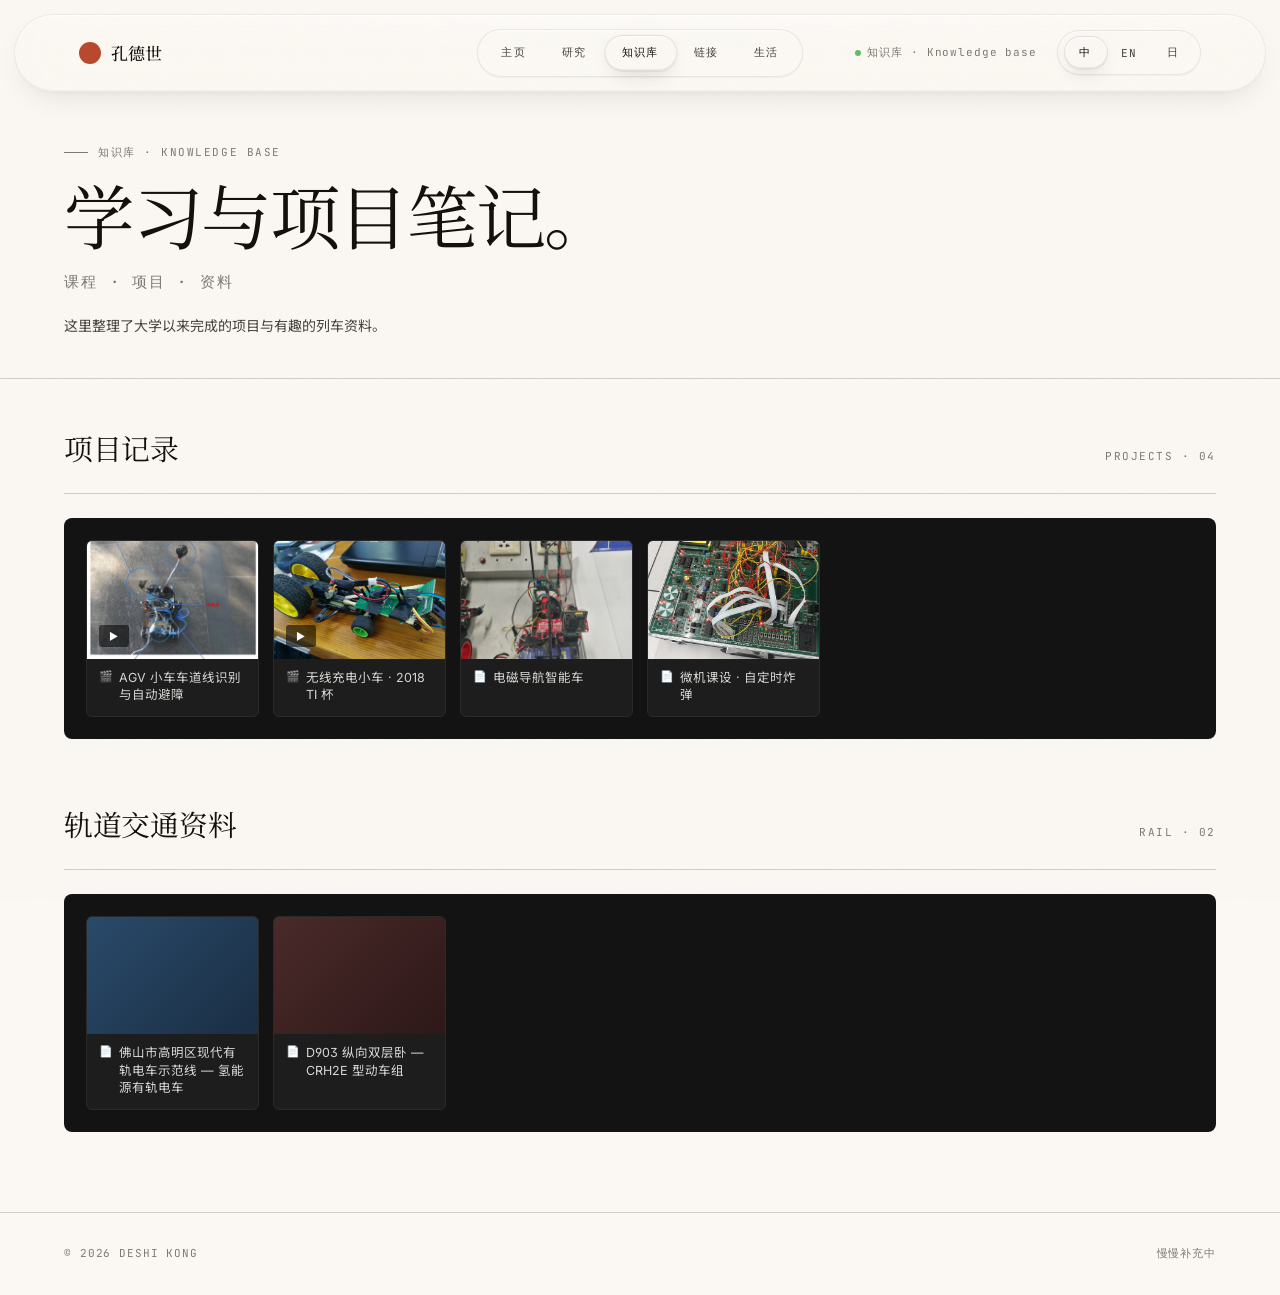
<file: database.html>
<!DOCTYPE html>
<html lang="zh-CN">
<head>
<meta charset="UTF-8">
<meta name="viewport" content="width=device-width, initial-scale=1">
<script src="assets/i18n.js?v=15"></script>
<style>html:not(.i18n-ready) [data-i18n]{visibility:hidden}</style>
<title>KONG · 知识库</title>
<link rel="shortcut icon" href="assets/favicon.ico">
<link rel="stylesheet" href="assets/style.css?v=14">
<style>
  .page-head { padding: calc(72px + 4rem) var(--edge) 2.5rem; max-width: 1440px; margin: 0 auto; border-bottom: 1px solid var(--rule); }
  .page-head .eyebrow { font-family: var(--mono); font-size: 11px; letter-spacing: 0.14em; text-transform: uppercase; color: var(--ink-3); margin-bottom: 1.2rem; }
  .page-head h1 { font-family: var(--display); font-weight: 400; font-size: clamp(2.5rem, 5.5vw, 4.5rem); line-height: 1.1; letter-spacing: -0.02em; max-width: 22ch; }
  .page-head h1 .cn { display: block; font-family: var(--mono); font-size: 0.22em; font-weight: 400; letter-spacing: 0.14em; color: var(--ink-3); text-transform: uppercase; margin-top: 1em; }
  .page-head .lede { margin-top: 1.5rem; font-family: var(--sans); font-size: 14px; color: var(--ink-2); max-width: none; line-height: 1.7; }

  .sec { max-width: 1440px; margin: 0 auto; padding: 3rem var(--edge) 1rem; }
  .sec-head { display: flex; align-items: baseline; justify-content: space-between; gap: 1rem; padding-bottom: 1.25rem; border-bottom: 1px solid var(--rule); margin-bottom: 1.5rem; }
  .sec-head h2 { font-family: var(--display); font-weight: 400; font-size: 1.8rem; letter-spacing: -0.01em; }
  .sec-head .n { font-family: var(--mono); font-size: 11px; letter-spacing: 0.14em; text-transform: uppercase; color: var(--ink-3); }

  /* Notion-style card grid */
  .cards { display: grid; grid-template-columns: repeat(6, 1fr); gap: 14px; }
  .card { display: flex; flex-direction: column; background: #1d1d1d; border: 1px solid #2a2a2a; border-radius: 6px; overflow: hidden; text-decoration: none; transition: transform 220ms ease, border-color 220ms ease, box-shadow 220ms ease; cursor: pointer; }
  .card:hover { transform: translateY(-2px); border-color: #3a3a3a; box-shadow: 0 14px 30px -16px rgba(0,0,0,0.4); }
  .card .thumb { aspect-ratio: 16 / 11; background: #2a2a2a center/cover no-repeat; position: relative; }
  .card .thumb.video::after { content: "▶"; position: absolute; left: 12px; bottom: 12px; color: #fff; background: rgba(0,0,0,0.55); padding: 3px 10px; font-size: 10px; border-radius: 3px; letter-spacing: 0.06em; }
  .card .label { padding: 10px 12px 12px; font-family: var(--sans); font-size: 12.5px; line-height: 1.4; color: #d8d6d3; display: flex; gap: 6px; align-items: flex-start; }
  .card .label::before { content: "📄"; flex: none; filter: grayscale(0.4); font-size: 11px; }
  .card .label.vid::before { content: "🎬"; }

  @media (max-width: 1200px) { .cards { grid-template-columns: repeat(4, 1fr); } }
  @media (max-width: 760px) { .cards { grid-template-columns: repeat(2, 1fr); } }

  /* Section "shelf" - dark band wrapping the grid like the screenshot */
  .shelf { background: #131313; border-radius: 8px; padding: 22px; margin-top: 6px; }

  /* ---------- Modal / Lightbox ---------- */
  .modal-veil {
    position: fixed; inset: 0; z-index: 200;
    background: rgba(12, 12, 14, 0.72);
    backdrop-filter: blur(18px) saturate(120%);
    -webkit-backdrop-filter: blur(18px) saturate(120%);
    display: none; align-items: flex-start; justify-content: center;
    padding: 4vh 4vw;
    overflow-y: auto;
    animation: fadein 220ms ease;
  }
  .modal-veil[data-open] { display: flex; }
  @keyframes fadein { from { opacity: 0; } to { opacity: 1; } }

  .modal {
    width: 100%; max-width: 1100px;
    background: var(--paper);
    border: 1px solid var(--rule);
    border-radius: 6px;
    box-shadow: 0 30px 80px -20px rgba(0,0,0,0.5);
    overflow: hidden;
    animation: rise 320ms cubic-bezier(.2,.8,.2,1);
  }
  @keyframes rise { from { transform: translateY(20px); opacity: 0; } to { transform: translateY(0); opacity: 1; } }

  .modal-head {
    display: flex; align-items: center; justify-content: space-between;
    padding: 18px 28px; border-bottom: 1px solid var(--rule);
    position: sticky; top: 0; background: var(--paper); z-index: 2;
  }
  .modal-head .meta { display: flex; flex-direction: column; gap: 4px; }
  .modal-head .eyebrow { font-family: var(--mono); font-size: 10.5px; letter-spacing: 0.16em; text-transform: uppercase; color: var(--ink-3); }
  .modal-head h2 { font-family: var(--display); font-weight: 400; font-size: 1.5rem; letter-spacing: -0.01em; }
  .modal-close {
    background: none; border: 1px solid var(--rule); border-radius: 999px;
    width: 36px; height: 36px; cursor: pointer; font-size: 18px; color: var(--ink-2);
    display: flex; align-items: center; justify-content: center;
    transition: background 180ms ease, color 180ms ease;
  }
  .modal-close:hover { background: var(--ink); color: var(--paper); }

  .modal-body { padding: 28px; display: flex; flex-direction: column; gap: 32px; }

  .doc h3 {
    font-family: var(--display); font-weight: 400; font-size: 1.15rem;
    letter-spacing: -0.005em; color: var(--ink);
    padding-bottom: 8px; border-bottom: 1px solid var(--rule); margin-bottom: 16px;
    display: flex; align-items: baseline; gap: 12px;
  }
  .doc h3 .num { font-family: var(--mono); font-size: 0.7em; color: var(--ink-3); letter-spacing: 0.1em; }
  .doc p { font-family: var(--sans); font-size: 14.5px; line-height: 1.75; color: var(--ink-2); margin-bottom: 12px; max-width: 78ch; }
  .doc .fig { margin: 16px 0; }
  .doc .fig img { width: 100%; height: auto; display: block; border: 1px solid var(--rule); border-radius: 4px; background: #fff; }
  .doc .fig figcaption { margin-top: 10px; font-family: var(--mono); font-size: 11px; color: var(--ink-3); letter-spacing: 0.06em; text-transform: uppercase; }

  .doc .grid-2 { display: grid; grid-template-columns: 1fr 1fr; gap: 14px; }
  .doc .grid-3 { display: grid; grid-template-columns: repeat(3, 1fr); gap: 14px; }
  @media (max-width: 760px) { .doc .grid-2, .doc .grid-3 { grid-template-columns: 1fr; } }

  .doc pre {
    background: #1a1a1a; color: #d8d6d3;
    padding: 14px 18px; border-radius: 4px;
    font-family: var(--mono); font-size: 12.5px; line-height: 1.6;
    overflow-x: auto; margin: 8px 0 16px;
  }
  .doc pre .com { color: #6a8b6a; }
  .doc pre .kw { color: #c98b6a; }
  .doc pre .str { color: #b8a26a; }

  .doc table.spec { width: 100%; border-collapse: collapse; margin: 8px 0 16px; font-family: var(--sans); font-size: 13.5px; }
  .doc table.spec th, .doc table.spec td { padding: 8px 12px; border-bottom: 1px solid var(--rule); text-align: left; }
  .doc table.spec th { font-family: var(--mono); font-size: 11px; letter-spacing: 0.1em; text-transform: uppercase; color: var(--ink-3); }

  /* Collapsible source block */
  .doc details.src { border: 1px solid var(--rule); border-radius: 4px; background: #1a1a1a; overflow: hidden; margin: 8px 0 16px; }
  .doc details.src > summary { list-style: none; cursor: pointer; padding: 12px 16px; display: flex; align-items: center; justify-content: space-between; gap: 12px; font-family: var(--mono); font-size: 11px; letter-spacing: 0.12em; text-transform: uppercase; color: #d8d6d3; background: #1f1f1f; transition: background 160ms ease; }
  .doc details.src > summary::-webkit-details-marker { display: none; }
  .doc details.src > summary:hover { background: #262626; }
  .doc details.src > summary .meta-r { color: #8a8a8a; font-size: 10.5px; }
  .doc details.src > summary .chev { display: inline-block; transition: transform 200ms ease; color: #8a8a8a; }
  .doc details.src[open] > summary .chev { transform: rotate(90deg); }
  .doc details.src pre { margin: 0; border-radius: 0; max-height: 60vh; overflow: auto; font-size: 12px; line-height: 1.55; }
</style>
</head>
<body data-screen-label="04 Database">

<header class="chrome">
  <div class="chrome-inner">
    <a class="wordmark" href="index.html"><span class="mark"></span><span class="name" data-i18n="wordmark.name">孔德世</span></a>
    <nav class="nav">
      <a href="index.html" data-i18n="nav.profile">主页</a>
      <a href="research.html" data-i18n="nav.research">研究</a>
      <a href="database.html" data-i18n="nav.database">知识库</a>
      <a href="links.html" data-i18n="nav.links">链接</a>
      <a href="life.html" data-i18n="nav.life">生活</a>
    </nav>
    <div class="meta">
      <span><span class="dot"></span><span>知识库 · Knowledge base</span></span>
      <span data-langswitch></span>
    </div>
  </div>
</header>

<section class="page-head">
  <div class="eyebrow" data-i18n="db.eyebrow">知识库 · KNOWLEDGE BASE</div>
  <h1>
    <span data-i18n="db.h">学习与项目笔记。</span>
    <span class="cn" data-i18n="db.cn">课程 · 项目 · 资料</span>
  </h1>
  <p class="lede" data-i18n="db.lede">这里整理了大学以来完成的项目与有趣的列车资料。</p>
</section>

<!-- 项目 / Projects -->
<section class="sec">
  <div class="sec-head">
    <h2 data-i18n="db.proj.h">项目记录</h2>
    <span class="n" data-i18n="db.proj.n">PROJECTS · 04</span>
  </div>
  <div class="shelf">
    <div class="cards">
      <a class="card" href="#" data-modal="agv">
        <div class="thumb video" style="background-image: url('assets/agv/labeled.png');"></div>
        <div class="label vid" data-i18n="db.card.agv">AGV 小车车道线识别与自动避障</div>
      </a>
      <a class="card" href="#" data-modal="wireless">
        <div class="thumb video" style="background-image: url('assets/wireless/car-build.jpg'); background-position: center;"></div>
        <div class="label vid" data-i18n="db.card.wireless">无线充电小车 · 2018 TI 杯</div>
      </a>
      <a class="card" href="#" data-modal="emag">
        <div class="thumb" style="background-image: url('assets/emag/car-top.jpg'); background-position: center;"></div>
        <div class="label" data-i18n="db.card.emag">电磁导航智能车</div>
      </a>
      <a class="card" href="#" data-modal="bomb">
        <div class="thumb" style="background-image: url('assets/mcu/board.png'); background-position: center;"></div>
        <div class="label" data-i18n="db.card.bomb">微机课设 · 自定时炸弹</div>
      </a>
    </div>
  </div>
</section>

<!-- 轨道交通资料 / Rail -->
<section class="sec">
  <div class="sec-head">
    <h2 data-i18n="db.rail.h">轨道交通资料</h2>
    <span class="n" data-i18n="db.rail.n">RAIL · 02</span>
  </div>
  <div class="shelf">
    <div class="cards">
      <a class="card" href="#">
        <div class="thumb" style="background-image: linear-gradient(135deg, #2a4a6a, #1a2e44);"></div>
        <div class="label" data-i18n="db.card.rail1">佛山市高明区现代有轨电车示范线 — 氢能源有轨电车</div>
      </a>
      <a class="card" href="#">
        <div class="thumb" style="background-image: linear-gradient(135deg, #4a2a2a, #2e1818);"></div>
        <div class="label" data-i18n="db.card.rail2">D903 纵向双层卧 — CRH2E 型动车组</div>
      </a>
    </div>
  </div>
</section>

<!-- ============ AGV Modal ============ -->
<div class="modal-veil" id="modal-agv" role="dialog" aria-modal="true" aria-labelledby="agv-title">
  <article class="modal">
    <header class="modal-head">
      <div class="meta">
        <span class="eyebrow" data-i18n="agv.eyebrow">PROJECT · 2015–2016</span>
        <h2 id="agv-title" data-i18n="agv.title">AGV 小车 — 车道线识别与自动避障</h2>
      </div>
      <button class="modal-close" aria-label="关闭" data-i18n-attr="aria-label:db.close" data-close>×</button>
    </header>
    <div class="modal-body">

      <figure class="fig" style="margin: 0;">
        <img src="assets/agv/agv-field.jpg" alt="AGV" style="aspect-ratio: 16/9; object-fit: cover;">
        <figcaption data-i18n="agv.cap.hero">户外石板路实地测试 · 循迹 + 避障联动运行</figcaption>
      </figure>

      <section class="doc">
        <h3><span class="num">01</span><span data-i18n="agv.s1.h">项目概述</span></h3>
        <p data-i18n="agv.s1.p">基于 Arduino Mega 2560 与 Raspberry Pi 双控制器架构的 AGV（自动导引）小车，配备双摄像头分别承担循迹与避障任务，使用麦克纳姆轮实现全向移动，通过增量式 PID 控制电机 PWM 完成车道线跟随与障碍物绕行。</p>
        <table class="spec">
          <tr><th data-i18n="agv.spec.mcu">主控</th><td data-i18n="agv.spec.mcu.v">Arduino Mega 2560 + Raspberry Pi（图像处理）</td></tr>
          <tr><th data-i18n="agv.spec.drv">驱动</th><td data-i18n="agv.spec.drv.v">BTS7960 H 桥驱动板 × 4</td></tr>
          <tr><th data-i18n="agv.spec.chassis">底盘</th><td data-i18n="agv.spec.chassis.v">四麦克纳姆轮全向底盘</td></tr>
          <tr><th data-i18n="agv.spec.sense">感知</th><td data-i18n="agv.spec.sense.v">循迹摄像头 + 避障摄像头 + 超声波</td></tr>
          <tr><th data-i18n="agv.spec.com">通信</th><td data-i18n="agv.spec.com.v">Pi ↔ Arduino 串口（USB / 9600 bps）</td></tr>
        </table>
      </section>

      <section class="doc">
        <h3><span class="num">02</span><span data-i18n="agv.s2.h">开发历程</span></h3>
        <p data-i18n="agv.s2.p">从早期单层亚克力面包板原型机起步，逐步替换为麦克纳姆轮底盘并加装树莓派与双摄像头，最终形成可在户外石板路稳定循迹避障的整车。</p>

        <div class="grid-3">
          <figure class="fig"><img src="assets/agv/agv-1.jpg" alt="1"><figcaption data-i18n="agv.cap.1">1 · 原型机 · 2015 智能小车（面包板调试期）</figcaption></figure>
          <figure class="fig"><img src="assets/agv/agv-2.jpg" alt="2"><figcaption data-i18n="agv.cap.2">2 · 台面调试 · 传感器联调</figcaption></figure>
          <figure class="fig"><img src="assets/agv/agv-3.jpg" alt="3"><figcaption data-i18n="agv.cap.3">3 · 麦克纳姆轮底盘 · 装配中</figcaption></figure>
        </div>

        <div class="grid-2">
          <figure class="fig"><img src="assets/agv/agv-5.jpg" alt="4"><figcaption data-i18n="agv.cap.4">4 · 底盘走线 · BTS7960 × 4 控制四电机</figcaption></figure>
          <figure class="fig"><img src="assets/agv/agv-4.jpg" alt="5"><figcaption data-i18n="agv.cap.5">5 · 完整车体 · 双摄像头 + 超声波</figcaption></figure>
        </div>
      </section>

      <section class="doc">
        <h3><span class="num">03</span><span data-i18n="agv.s3.h">整车结构（图 6.4 小车实物图）</span></h3>
        <figure class="fig">
          <img src="assets/agv/labeled.png" alt="">
          <figcaption data-i18n="agv.cap.labeled">图 6.4 · 小车实物图 — 避障摄像头 / 循迹摄像头 / 树莓派 / Arduino Mega 2560 / 驱动板 BTS7960</figcaption>
        </figure>
      </section>

      <section class="doc">
        <h3><span class="num">04</span><span data-i18n="agv.s4.h">总体设计方案（图 1.1）</span></h3>
        <p data-i18n="agv.s4.p">图像采集 → 树莓派预处理 → 障碍物判别 → 增量式 PID → 串口通信 → Arduino 接收 → 改变电机 PWM 波 → 车身方向控制。检测到障碍物时切换至 Arduino 端避障逻辑。</p>
        <figure class="fig" style="max-width: 520px;">
          <img src="assets/agv/flowchart.png" alt="">
          <figcaption data-i18n="agv.cap.flowchart">图 1.1 · 总体设计方案流程图</figcaption>
        </figure>
      </section>

      <section class="doc">
        <h3><span class="num">05</span><span data-i18n="agv.s5.h">硬件接线 · 树莓派 / Arduino / 驱动板</span></h3>
        <p data-i18n="agv.s5.p1">树莓派共有 4 个 USB 端口、1 个 Micro USB 端口。其中三个 USB 端口任意接 2 个网络摄像头及与 Arduino Mega 2560 相连的串口线；Micro USB 端口接入外接电源（5V 2A）。</p>
        <p data-i18n="agv.s5.p2">Arduino Mega 2560 的 PWM 输出口（2、3、4、5、6、7、10、12）分别接入驱动板电机驱动端口（A1、A2、B1、B2、C1、C2、D1、D2），每一对端口对应每个电机的前转 / 后转。驱动板 VCC、EN、GND 分别由 Arduino 的 5V、3.3V、GND 提供。</p>
        <figure class="fig" style="max-width: 520px;">
          <img src="assets/agv/wiring.png" alt="">
          <figcaption data-i18n="agv.cap.wiring">图 · 树莓派 / Arduino / BTS7960 接线示意</figcaption>
        </figure>
      </section>

      <section class="doc">
        <h3><span class="num">06</span><span data-i18n="agv.s6.h">树莓派 ↔ Arduino 软件通信</span></h3>
        <p data-i18n="agv.s6.p.html">两端均通过 USB 实现串口通信，数据以字符串形式传输。树莓派端使用 Python <code>serial</code> 库，调用 <code>ser.write()</code> 发送；Arduino 端通过 <code>Serial.available()</code> 判别有效数据，并以 <code>Serial.read()</code> 逐字节读取。</p>

        <div class="grid-2">
          <div>
            <p style="font-family: var(--mono); font-size: 11px; letter-spacing: 0.1em; text-transform: uppercase; color: var(--ink-3); margin-bottom: 8px;">Python · 树莓派端</p>
<pre><span class="com"># 检查转化成字符的变量值能否通过串口通信传给 arduino</span>
<span class="kw">import</span> serial
ser = serial.Serial(<span class="str">'/dev/ttyUSB0'</span>, 9600)

t = 10
output = t * 10
output = <span class="str">"fr"</span> + str(output)
x = output.encode(<span class="str">'utf-8'</span>)
ser.write(x)</pre>
          </div>
          <div>
            <p style="font-family: var(--mono); font-size: 11px; letter-spacing: 0.1em; text-transform: uppercase; color: var(--ink-3); margin-bottom: 8px;">Arduino · 接收端</p>
<pre><span class="kw">while</span>(Serial.available())
{
    str = str + char(Serial.read());
    delay(2);
}</pre>
          </div>
        </div>
      </section>

    </div>
  </article>
</div>

<!-- ============ Wireless Charging Car Modal ============ -->
<div class="modal-veil" id="modal-wireless" role="dialog" aria-modal="true" aria-labelledby="wireless-title">
  <article class="modal">
    <header class="modal-head">
      <div class="meta">
        <span class="eyebrow" data-i18n="wl.eyebrow">PROJECT · 2018 · TIIC 上海赛区</span>
        <h2 id="wireless-title" data-i18n="wl.title">无线充电小车 — 超级电容供能 · 断电自启动</h2>
      </div>
      <button class="modal-close" aria-label="关闭" data-i18n-attr="aria-label:db.close" data-close>×</button>
    </header>
    <div class="modal-body">

      <figure class="fig" style="margin: 0;">
        <video controls preload="metadata" poster="assets/wireless/car-build.jpg" style="width: 100%; aspect-ratio: 16/9; object-fit: cover; background: #000; display: block;">
          <source src="assets/wireless/wireless-demo.mp4" type="video/mp4">
        </video>
        <figcaption data-i18n="wl.cap.video">实测视频 · 无线充电 → 超级电容储能 → 断电自启动 → 持续行驶</figcaption>
      </figure>

      <section class="doc">
        <h3><span class="num">01</span><span data-i18n="wl.s1.h">项目概述</span></h3>
        <p data-i18n="wl.s1.p">2018 年上海市大学生电子设计竞赛（TI 杯）参赛作品。整车以超级电容代替电池，通过无线方式从外接 5V/1A 直流稳压电源取电；当无线供电断开时，继电器触发自启动逻辑，DC-DC 升降压电路维持 3.3V 输出，驱动小车继续行驶直至电容耗尽。</p>
        <table class="spec">
          <tr><th data-i18n="wl.spec.p">供电</th><td data-i18n="wl.spec.p.v">直流稳压电源 5V / 1A</td></tr>
          <tr><th data-i18n="wl.spec.s">储能</th><td data-i18n="wl.spec.s.v">超级电容 10 F</td></tr>
          <tr><th data-i18n="wl.spec.w">无线充电</th><td data-i18n="wl.spec.w.v">TI BQ51013B · 充电效率约 70%</td></tr>
          <tr><th data-i18n="wl.spec.r">断电自启动</th><td data-i18n="wl.spec.r.v">继电器 TQ2-5V ATQ209</td></tr>
          <tr><th data-i18n="wl.spec.v">稳压输出</th><td data-i18n="wl.spec.v.v">TI TPS63020 升降压 → 定压 3.3V</td></tr>
          <tr><th data-i18n="wl.spec.c">底盘</th><td data-i18n="wl.spec.c.v">田宫旋风冲锋四驱车（Cyclone Magnum）改装</td></tr>
        </table>
      </section>

      <section class="doc">
        <h3><span class="num">02</span><span data-i18n="wl.s2.h">系统组成</span></h3>
        <p data-i18n="wl.s2.p">能量链路：外部 5V 电源 → 无线发射线圈 → 接收线圈 → BQ51013B 整流稳压 → 10 F 超级电容储能 → TPS63020 升降压 → 3.3V 总线 → 驱动电机。控制链路：TQ2-5V 继电器实时检测无线供电状态，断电瞬间切换至电容供电并触发车辆启动信号。</p>
        <div class="grid-2">
          <div>
            <p style="font-family: var(--mono); font-size: 11px; letter-spacing: 0.1em; text-transform: uppercase; color: var(--ink-3); margin-bottom: 8px;">能量链路 · Power Path</p>
<pre>5V/1A DC ─► TX coil ┄┄ RX coil ─► <span class="kw">BQ51013B</span>
                                  │
                                  ▼
                            10 F Super-Cap
                                  │
                                  ▼
                            <span class="kw">TPS63020</span> ─► 3.3V ─► Motor</pre>
          </div>
          <div>
            <p style="font-family: var(--mono); font-size: 11px; letter-spacing: 0.1em; text-transform: uppercase; color: var(--ink-3); margin-bottom: 8px;">控制链路 · Auto-Restart</p>
<pre><span class="com">// 无线供电中断瞬间</span>
<span class="kw">if</span> (Vwireless &lt; threshold) {
    relay.<span class="kw">switch</span>(SUPERCAP);
    <span class="com">// 触发自启动 · 继续行驶</span>
    motor.start();
}</pre>
          </div>
        </div>
      </section>

      <section class="doc">
        <h3><span class="num">03</span><span data-i18n="wl.s3.h">整车实拍</span></h3>
        <figure class="fig">
          <img src="assets/wireless/car-build.jpg" alt="">
          <figcaption data-i18n="wl.cap.car">整车实物 · 田宫四驱车底盘 + 自制控制板（无线接收 / BQ51013B / TPS63020 / 继电器）</figcaption>
        </figure>
      </section>

      <section class="doc">
        <h3><span class="num">04</span><span data-i18n="wl.s4.h">开发与参赛过程</span></h3>
        <div class="grid-3">
          <figure class="fig"><img src="assets/wireless/kit-box.jpg" alt="1"><figcaption data-i18n="wl.cap.1">1 · 起点 · 旋风冲锋四驱车套件，作为底盘原型</figcaption></figure>
          <figure class="fig"><img src="assets/wireless/contest-site.jpg" alt="2"><figcaption data-i18n="wl.cap.2">2 · 参赛现场 · 2018 TIIC 上海赛区（华东师范大学）</figcaption></figure>
          <figure class="fig"><img src="assets/wireless/meal-ticket.jpg" alt="3"><figcaption data-i18n="wl.cap.3">3 · 参赛凭证 · 2018.07.27–29 · 华东师大夏雨厅</figcaption></figure>
        </div>
      </section>

      <section class="doc">
        <h3><span class="num">05</span><span data-i18n="wl.s5.h">关键指标</span></h3>
        <table class="spec">
          <tr><th data-i18n="wl.k.eff">无线充电效率</th><td data-i18n="wl.k.eff.v">≈ 70%（实测）</td></tr>
          <tr><th data-i18n="wl.k.full">电容充满电压</th><td data-i18n="wl.k.full.v">满足 TPS63020 输入范围（1.8–5.5V）</td></tr>
          <tr><th data-i18n="wl.k.resp">断电响应</th><td data-i18n="wl.k.resp.v">继电器毫秒级切换 · 无人为干预自启动</td></tr>
          <tr><th data-i18n="wl.k.out">稳压输出</th><td data-i18n="wl.k.out.v">3.3V ± 容差，满足驱动电路要求</td></tr>
        </table>
      </section>

      <section class="doc">
        <h3><span class="num">06</span><span data-i18n="wl.s6.h">设计报告</span></h3>
        <p data-i18n="wl.s6.p">完整设计报告（PDF · 含原理图、电路分析、调试记录）：</p>
        <a href="assets/wireless/report.pdf" target="_blank" rel="noopener" style="display: inline-flex; align-items: center; gap: 14px; padding: 16px 20px; border: 1px solid var(--rule); border-radius: 4px; text-decoration: none; color: var(--ink-1); font-family: var(--mono); font-size: 12px; letter-spacing: 0.06em; transition: background 0.15s, border-color 0.15s;" onmouseover="this.style.background='#f7f5f1';this.style.borderColor='var(--ink-2)'" onmouseout="this.style.background='';this.style.borderColor='var(--rule)'">
          <span style="display: inline-flex; align-items: center; justify-content: center; width: 36px; height: 44px; border: 1px solid currentColor; font-size: 9px; font-weight: 700; letter-spacing: 0.08em;">PDF</span>
          <span style="display: flex; flex-direction: column; gap: 4px;">
            <span style="text-transform: uppercase; font-weight: 600;" data-i18n="wl.pdf.t">无线充电小车 · 设计报告</span>
            <span style="color: var(--ink-3); font-size: 10px; text-transform: none; letter-spacing: 0.04em;" data-i18n="wl.pdf.s">点击在新窗口打开 / 右键另存为</span>
          </span>
        </a>
      </section>

    </div>
  </article>
</div>

<!-- ============ Electromagnetic Smart Car Modal ============ -->
<div class="modal-veil" id="modal-emag" role="dialog" aria-modal="true" aria-labelledby="emag-title">
  <article class="modal">
    <header class="modal-head">
      <div class="meta">
        <span class="eyebrow" data-i18n="em.eyebrow">PROJECT · 2018 · 校内赛</span>
        <h2 id="emag-title" data-i18n="em.title">电磁导航智能车 — 双电感差分循迹</h2>
      </div>
      <button class="modal-close" aria-label="关闭" data-i18n-attr="aria-label:db.close" data-close>×</button>
    </header>
    <div class="modal-body">

      <figure class="fig" style="margin: 0;">
        <img src="assets/emag/lineup.jpg" alt="" style="aspect-ratio: 16/9; object-fit: cover;">
        <figcaption data-i18n="em.cap.hero">校内赛备战 · 一字排开的电磁组参赛车（蓝色赛道 / 白色引导线）</figcaption>
      </figure>

      <section class="doc">
        <h3><span class="num">01</span><span data-i18n="em.s1.h">项目概述</span></h3>
        <p data-i18n="em.s1.p">全国大学生智能汽车竞赛 · 电磁组（校内赛）。赛道中央铺设 20 kHz / 100 mA 通电导线，车头横杆两端的工字电感采集交变磁场，经放大检波后通过差分算法解算车体相对赛道中心线的偏差，由 PID 控制器闭环调节舵机转向与电机 PWM，实现高速循迹。</p>
        <table class="spec">
          <tr><th data-i18n="em.spec.mcu">主控</th><td data-i18n="em.spec.mcu.v">NXP MCU（智能车竞赛标配）</td></tr>
          <tr><th data-i18n="em.spec.det">检测原理</th><td data-i18n="em.spec.det.v">双电感差分 · 工字电感 + 运放放大 + 检波</td></tr>
          <tr><th data-i18n="em.spec.sig">赛道信号</th><td data-i18n="em.spec.sig.v">20 kHz · 100 mA 交变电流（赛规标准）</td></tr>
          <tr><th data-i18n="em.spec.alg">控制算法</th><td data-i18n="em.spec.alg.v">位置式 / 增量式 PID（转向 + 速度）</td></tr>
          <tr><th data-i18n="em.spec.ele">赛道元素</th><td data-i18n="em.spec.ele.v">十字路口判断 · 起跑线检测</td></tr>
          <tr><th data-i18n="em.spec.cha">底盘 / 供电</th><td data-i18n="em.spec.cha.v">B 车模 · 7.2V Ni-Cd 电池组</td></tr>
        </table>
      </section>

      <section class="doc">
        <h3><span class="num">02</span><span data-i18n="em.s2.h">感应板与差分原理</span></h3>
        <p data-i18n="em.s2.p">两枚 10 mH 工字电感对称布置在车头横杆两端，采集到的交变电压经选频放大、二极管检波后转为直流电平送入 MCU 的 ADC。当车体偏离中心线时，靠近导线一侧的电感感应电压上升、远离一侧下降；用 (L−R)/(L+R) 做归一化差分即可消除整体磁场强度波动的影响，得到与偏差量近似线性的控制信号。</p>
        <figure class="fig">
          <img src="assets/emag/sensor-board.jpg" alt="">
          <figcaption data-i18n="em.cap.sensor">电磁感应板特写 · 红色 PCB 上对称的运放放大电路 + 横杆两端工字电感</figcaption>
        </figure>
        <div class="grid-2">
          <div>
            <p style="font-family: var(--mono); font-size: 11px; letter-spacing: 0.1em; text-transform: uppercase; color: var(--ink-3); margin-bottom: 8px;">差分归一化 · Error Calculation</p>
<pre><span class="com">// 双电感差分 · 消除幅度漂移</span>
<span class="kw">float</span> L = adc_read(LEFT);
<span class="kw">float</span> R = adc_read(RIGHT);
<span class="kw">float</span> err = (L - R) / (L + R);
<span class="com">// err ∈ [-1, +1]，0 即车身居中</span></pre>
          </div>
          <div>
            <p style="font-family: var(--mono); font-size: 11px; letter-spacing: 0.1em; text-transform: uppercase; color: var(--ink-3); margin-bottom: 8px;">位置式 PID · Steering Loop</p>
<pre><span class="kw">float</span> pid_steer(<span class="kw">float</span> err) {
    integral += err;
    <span class="kw">float</span> d = err - last_err;
    last_err = err;
    <span class="kw">return</span> Kp*err + Ki*integral + Kd*d;
}</pre>
          </div>
        </div>
      </section>

      <section class="doc">
        <h3><span class="num">03</span><span data-i18n="em.s3.h">整车结构</span></h3>
        <figure class="fig">
          <img src="assets/emag/car-top.jpg" alt="">
          <figcaption data-i18n="em.cap.top">整车俯视 · 横杆电感 + 红色运放感应板 + NXP 主控板 + 7.2V Ni-Cd 电池组</figcaption>
        </figure>
      </section>

      <section class="doc">
        <h3><span class="num">04</span><span data-i18n="em.s4.h">赛道元素识别</span></h3>
        <p data-i18n="em.s4.p.html"><strong>十字路口</strong>：当左右电感电压同时跌至阈值以下持续若干采样周期，判定进入十字交叉，此时锁定上一帧的舵机角度直至越过路口，避免误转向。<strong>起跑线</strong>：起跑线处布置有特殊频率/形状的磁场标识，通过对采样信号的特征模式匹配识别，触发圈数计数与冲线减速。</p>
      </section>

    </div>
  </article>
</div>

<!-- ============ MCU Bomb Modal ============ -->
<div class="modal-veil" id="modal-bomb" role="dialog" aria-modal="true" aria-labelledby="bomb-title">
  <article class="modal">
    <header class="modal-head">
      <div class="meta">
        <span class="eyebrow" data-i18n="bm.eyebrow">COURSEWORK · 微机原理课程设计</span>
        <h2 id="bomb-title" data-i18n="bm.title">自定时炸弹 — 8086 + 8255/8253/8259/8279</h2>
      </div>
      <button class="modal-close" aria-label="关闭" data-i18n-attr="aria-label:db.close" data-close>×</button>
    </header>
    <div class="modal-body">

      <figure class="fig" style="margin: 0;">
        <img src="assets/mcu/board.png" alt="" style="aspect-ratio: 16/10; object-fit: cover;">
        <figcaption data-i18n="bm.cap.hero">星研 8086 实验箱 · 8255 / 8253 / 8259 / 8279 全部用上的"接线工艺品"</figcaption>
      </figure>

      <section class="doc">
        <h3><span class="num">01</span><span data-i18n="bm.s1.h">项目概述</span></h3>
        <p data-i18n="bm.s1.p">用 8086 汇编实现一枚带按键解除的"自定时炸弹"。开机后用 8279 键盘选定炸药量（决定倒计时长度与最终爆炸效果），数码管同步显示剩余秒数，倒数过程中可随时通过 8259 中断输入解除密码；超时未解除则点亮 8255 控制的 LED 阵列模拟爆炸。整套程序全部在数据手册级别用 IN/OUT 直接编程驱动，没有库函数。</p>
        <table class="spec">
          <tr><th data-i18n="bm.spec.mcu">主控</th><td data-i18n="bm.spec.mcu.v">8086 · 实模式汇编（MASM）</td></tr>
          <tr><th data-i18n="bm.spec.io">I/O 扩展</th><td data-i18n="bm.spec.io.v">8255 并行口（流水灯 + PC0 秒脉冲）</td></tr>
          <tr><th data-i18n="bm.spec.tim">定时</th><td data-i18n="bm.spec.tim.v">8253 双计数器级联 · 模式 2 + 模式 0 → 1 Hz</td></tr>
          <tr><th data-i18n="bm.spec.int">中断</th><td data-i18n="bm.spec.int.v">8259 单片 · IR0 上升沿触发解除中断</td></tr>
          <tr><th data-i18n="bm.spec.kb">键盘 / 显示</th><td data-i18n="bm.spec.kb.v">8279 编程键盘控制器 · 8 位共阳数码管 + 16 键</td></tr>
          <tr><th data-i18n="bm.spec.cd">倒计时档位</th><td data-i18n="bm.spec.cd.v">5 s / 10 s / 15 s 三档（按 0/1/2 键选择）</td></tr>
        </table>
      </section>

      <section class="doc">
        <h3><span class="num">02</span><span data-i18n="bm.s2.h">功能与流程</span></h3>
        <p data-i18n="bm.s2.p">原始设计来自一张随手画的功能图——倒计时、炸药量自选、最低 30 秒不可解除、最后 10 秒促音、爆炸时 LED 显示爆炸程度、按键输入解除密码。代码版本简化为三档倒计时 + 中断解除 + 三种爆炸花样。</p>
        <figure class="fig">
          <img src="assets/mcu/flowchart.jpg" alt="">
          <figcaption data-i18n="bm.cap.flow">设计阶段的手绘流程图 · 触发→键盘输入→倒计时→密码判断→显示正确 / BOOM</figcaption>
        </figure>
      </section>

      <section class="doc">
        <h3><span class="num">03</span><span data-i18n="bm.s3.h">主控状态机</span></h3>
        <p data-i18n="bm.s3.p.html">主程序启动时初始化 8279，循环扫描键盘等待档位输入；输入合法后跳入对应的 <code>CD0/CD1/CD2</code> 倒计时过程。每秒由 8253 + 8255 PC0 协作产生秒脉冲，<code>TEST_C3</code> 检测到上升沿后递减 BCD 计数器并刷新数码管；倒计时期间 <code>SCAN_PW</code> 打开 8259 中断，IR0 触发的 <code>INT_0</code> 读取 8255 PB 端口比对解除密码（这里取 <code>80H</code> 为正确密码），匹配则跳回 START 复位，否则进入 <code>BOOM</code> 直接引爆。</p>
        <div class="grid-2">
          <div>
            <p style="font-family: var(--mono); font-size: 11px; letter-spacing: 0.1em; text-transform: uppercase; color: var(--ink-3); margin-bottom: 8px;">8279 键盘扫描 · Polling Loop</p>
<pre><span class="com">; 主循环：等待两位档位键</span>
START1: CALL SCAN_KEY
        JNC  START1
        XCHG AL,KEYCOUNT
        INC  AL
        CMP  AL,2
        JNZ  START2
        JMP  START1
START2: XCHG AL,KEYCOUNT
        CALL KEY_NUM
        CALL MOXUAN     <span class="com">; 跳模式</span></pre>
          </div>
          <div>
            <p style="font-family: var(--mono); font-size: 11px; letter-spacing: 0.1em; text-transform: uppercase; color: var(--ink-3); margin-bottom: 8px;">8253 秒级定时 · 1 ms × 1000</p>
<pre><span class="com">; T0: 模式 2，1 ms 方波</span>
MOV DX,COM_ADDR
MOV AL,35H
OUT DX,AL
<span class="com">; T1: 模式 0，1000 计数 → 1 s</span>
MOV AL,71H
OUT DX,AL
<span class="com">; PC0 由 OUT1 拉高 → 主循环轮询</span></pre>
          </div>
        </div>
      </section>

      <section class="doc">
        <h3><span class="num">04</span><span data-i18n="bm.s4.h">中断解除与爆炸效果</span></h3>
        <p data-i18n="bm.s4.p.html">解除中断由 <code>WriIntver</code> 把 <code>INT_0</code> 入口写到向量表 8H（IRQ0 在实模式下对应中断号 8）；中断响应里 <strong>没有调用 IRET</strong>——而是直接 <code>JMP START</code> 复位整机，或 <code>JMP BOOM</code> 强制引爆并清掉调用栈里残留的 5 层 PUSH，避免回到倒计时循环。倒计时正常归零则走 <code>ECD → LIGHT</code> 路径，按选定档位查 <code>LED_Data</code> 表点亮 8255 PA 的 LED 序列（11111B / 00111B / 00000B 模拟由小到大三档爆炸），延时 3 秒后熄灭、HLT。</p>
        <table class="spec">
          <tr><th data-i18n="bm.k.ok">正确密码</th><td data-i18n="bm.k.ok.v.html">从 8255 PB 读到 <code>80H</code>（10000000B）</td></tr>
          <tr><th data-i18n="bm.k.bad">错误密码</th><td data-i18n="bm.k.bad.v">任意非 80H · 立即跳 BOOM</td></tr>
          <tr><th data-i18n="bm.k.zero">归零路径</th><td data-i18n="bm.k.zero.v">Counter == 0 · 走 LIGHT 流程播放预设花样</td></tr>
          <tr><th data-i18n="bm.k.three">三档花样</th><td data-i18n="bm.k.three.v">PA = 1FH / 07H / 00H · LED 数量逐档增加</td></tr>
        </table>
      </section>

      <section class="doc">
        <h3><span class="num">05</span><span data-i18n="bm.s5.h">完整源码</span></h3>
        <p style="max-width: none;" data-i18n="bm.s5.p.html">下面是当年交课设时的全部 MASM 源码，原样保留（包括手写中文注释和密集的星号分隔行），点击展开可以滚动查看，或<a href="assets/mcu/bomb.asm" download style="color: var(--ink); text-decoration: underline;">下载 .asm 文件</a>。</p>
        <details class="src">
          <summary>
            <span><span class="chev">▸</span>&nbsp;&nbsp;bomb.asm · 8086 MASM · ~400 行</span>
            <span class="meta-r">Click to expand</span>
          </summary>
<pre><span class="com">.MODEL     TINY
EXTRN         Display8:NEAR
;;;;;;;8279;;;;;;</span>
CMD_8279 EQU 0BF01H
DATA_8279 EQU 0BF00H
<span class="com">;;;;;;;8255;;;;;;</span>
COM_ADD EQU 0F003H
PA_ADD EQU 0F000H
PB_ADD EQU 0F001H
PC_ADD EQU 0F002H
<span class="com">;;;;;;;;;;;;8259;;;;;;;;;;;;;;;</span>
I08259_0      EQU        0E000H
I08259_1      EQU        0E001H
<span class="com">;;;;;;;;;;;;;;8253;;;;;;;;;;;;;;;;;</span>
COM_ADDR EQU 0A003H
T0_ADDR	EQU 0A000H
T1_ADDR	EQU 0A001H

<span class="com">;;;;;;;;;;;;;;;;;;;;;;;;;;;;;;;DATA;;;;;;;;;;;;;;;;;;;;;;;;</span>
.STACK     100
.DATA
<span class="com">;;;;;;;;;;;;;;;;;;8255流水灯;;;;;;;;;;;;;;;;;;;;;</span>
LED_Data DB 00011111B<span class="com">;模式0</span>
   	 DB 00000111B<span class="com">;模式1</span>
	 DB 00000000B<span class="com">;模式2</span>
<span class="com">;;;;;;;;;;;;;;;;;;8279按键数码管;;;;;;;;;;;;;;;;;;;;;;</span>
KEYCOUNT DB ?
LED_TAB	DB 0C0H,0F9H,0A4H,0B0H,99H,92H,82H,0F8H
	DB 080H,90H,88H,83H,0C6H,0A2H,86H,8EH

BUFFER        DB         8 DUP(?)
Counter       DB         ?
ReDisplayFlag DB         0

<span class="com">;;;;;;;;;;;;;;;;;;;;;;;;;;;;CODE;;;;;;;;;;;;;;;;;;;;;;;</span>
              .CODE
<span class="com">;;;;;;;;;;;;;;;;;;;主程序;;;;;;;;;;;;;;;;;;;</span>
START:	MOV AX,@DATA
	MOV DS,AX
	NOP
	<span class="com">;;;;;;;8279;;;;;;;;;;</span>
	CALL INIT8279
START1:	CALL SCAN_KEY
	JNC START1
	XCHG AL,KEYCOUNT
	INC AL
	CMP AL,2
	JNZ START2
	JMP START1
START2:	XCHG AL,KEYCOUNT
	CALL KEY_NUM
	CALL MOXUAN
<span class="com">;;;;;;;;;;;;;;;;;;;8279初始化;;;;;;;;;;;;;;;;</span>
INIT8279 PROC NEAR
	MOV DX,CMD_8279
	MOV AL,34H
	OUT DX,AL
	MOV AL,0
	OUT DX,AL
	MOV AL,0
	OUT DX,AL
	MOV AL,0A0H
	OUT DX,AL
	CALL INIT8279_1
	RET
INIT8279	ENDP

INIT8279_1	PROC NEAR
	CALL CLEAR
	MOV AL,90H
	OUT DX,AL
	RET
INIT8279_1 ENDP
CLEAR	PROC NEAR
	MOV DX,CMD_8279
	MOV AL,0DEH
	OUT DX,AL
WAIT1:	IN AL,DX
	TEST AL,80H
	JNZ WAIT1
	RET
CLEAR	ENDP
<span class="com">;;;;;;;;;;;;;;;;;;;;;;;扫描有无按键输入;;;;;;;;;;;;;;;</span>
SCAN_KEY PROC NEAR
	MOV DX,CMD_8279
	IN AL,DX
READ_F1F0: AND AL,7
	JZ NO_KEY
READ: 	MOV AL,40H
	OUT DX,AL
	MOV DX,DATA_8279
	IN AL,DX
	STC
SCAN_KEY1: RET
NO_KEY:	CLC
	JMP SCAN_KEY1
SCAN_KEY ENDP
<span class="com">;;;;;;;;;;;;;;;;;;;;;;;;;;;;按键数字数码管显示;;;;;;;;;;;;;;;;;</span>
WRITE_DATA	PROC NEAR
	MOV DX,DATA_8279
	OUT DX,AL
	RET
WRITE_DATA	ENDP
<span class="com">;;;;;;;;;;;;;;;;;;;;;;;;;;;;;;按键数字化;;;;;;;;;;;;;;;;;;;;;</span>
KEY_NUM	PROC NEAR
	AND AL,3FH
	RET
KEY_NUM	ENDP
<span class="com">;;;;;;;;;;;;;;;;;;;;;;;;;;;;;;;模式选择;;;;;;;;;;;;;;;;;;;;;</span>
MOXUAN	PROC NEAR
	CMP AL,0
	JZ P0
	CMP AL,1
	JZ P1
	CMP AL,2
	JZ P2
	JMP START1
P0:	PUSH AX<span class="com">;模式0</span>
	LEA BX,LED_TAB
	XLAT
	CALL WRITE_DATA
	CALL CD0	
P1:	PUSH AX<span class="com">;模式1</span>
	LEA BX,LED_TAB
	XLAT
	CALL WRITE_DATA
	CALL CD1	
P2:	PUSH AX<span class="com">;模式2</span>
	LEA BX,LED_TAB
	XLAT
	CALL WRITE_DATA
	CALL CD2
MOXUAN	ENDP
<span class="com">;;;;;;;;;;;;;;;;;;;;;;;;8255初始化;;;;;;;;;;;;;;</span>
A8255	PROC NEAR
	MOV DX,COM_ADD<span class="com">;端口全输出</span>
	MOV AL,80H
	OUT DX,AL
	MOV DX,PA_ADD<span class="com">;控制灯全灭</span>
	MOV AL,0FFH
	OUT DX,AL
	LEA BX,LED_Data<span class="com">;给表地址</span>
	RET
A8255	ENDP		
<span class="com">;;;;;;;;;;;;;;;;;;;;;;;;;;;;;;;倒计时;;;;;;;;;;;;;;;;;;;;;;</span>
<span class="com">;;;;;;;;;;5秒;;;;;;;;;;;;;;;;;</span>
CD0	PROC NEAR
	NOP
	MOV        Counter,5
	MOV        ReDisplayFlag,1
	CALL       LedDisplay
	MOV CX,5
LOOP0:	CALL SECOND
	CALL TEST_C3
CD0_1:	CMP        ReDisplayFlag,0
	JZ         CD0_1
	CALL       LedDisplay	  
	MOV        ReDisplayFlag,0
	DEC CX
	CALL SCAN_PW
	CALL ECD
	JNZ	LOOP0
CD0	ENDP
<span class="com">;;;;;;;;;;;;;10秒;;;;;;;;;;;;;;;;;;;</span>
CD1	PROC NEAR
	NOP
	MOV        Counter,16<span class="com">;BCD 10秒</span>
	MOV        ReDisplayFlag,1
	CALL       LedDisplay
	MOV CX,10
LOOP1:	CALL SECOND
	CALL TEST_C3
CD1_1:	CMP        ReDisplayFlag,0
	JZ         CD1_1
	CALL       LedDisplay	  
	MOV        ReDisplayFlag,0
	DEC CX
	CALL SCAN_PW
	CALL ECD
	JNZ	LOOP1
CD1	ENDP
<span class="com">;;;;;;;;;;;;;;;;15秒;;;;;;;;;;;;;;;;;;;;</span>
CD2	PROC NEAR
	NOP
	MOV        Counter,21<span class="com">;BCD 15秒</span>
	MOV        ReDisplayFlag,1
	CALL       LedDisplay
	MOV CX,15
LOOP2:	CALL SECOND
	CALL TEST_C3
CD2_1:	CMP 	   ReDisplayFlag,0
	JZ	   CD2_1
	CALL       LedDisplay
	MOV        ReDisplayFlag,0
	DEC	CX
	CALL SCAN_PW
	CALL ECD
	JNZ	LOOP2	
CD2	ENDP
<span class="com">;;;;;;;;;;;;;;;;;;;;;;;;;;;;数码管显示;;;;;;;;;;;;;;;;;;;;;;;;;</span>
LedDisplay    PROC       NEAR
              MOV        AL,Counter
	      MOV        AH,AL
	      AND        AL,0FH
	      MOV        Buffer,AL
	      AND        AH,0F0H
	      ROR        AH,4
	      MOV        Buffer + 1,AH
	      MOV        Buffer + 2,10H
	      MOV        Buffer + 3,10H
	      MOV        Buffer + 4,10H
	      MOV        Buffer + 5,10H
	      MOV        Buffer + 6,10H
	      MOV        Buffer + 7,10H
	      LEA        SI,Buffer
	      CALL       Display8
	      RET
LedDisplay    ENDP
<span class="com">;;;;;;;;;;;;;;;;;;;;;;;;;;;8253一秒定时计数器;;;;;;;;;;;;;;;;;;;</span>
SECOND	PROC NEAR	
	MOV DX,COM_ADDR<span class="com">;T0 模式2 BCD</span>
	MOV AL,35H
	OUT DX,AL
	MOV DX,T0_ADDR
	MOV AL,00H
	OUT DX,AL
	MOV AL,10H
	OUT DX,AL<span class="com">;0.001s</span>
	MOV DX,COM_ADDR<span class="com">;T1 模式0 BCD</span>
	MOV AL,71H
	OUT DX,AL
	MOV DX,T1_ADDR
	MOV AL,00H
	OUT DX,AL
	MOV AL,10H
	OUT DX,AL<span class="com">;1秒</span>
	RET
SECOND	ENDP
<span class="com">;;;;;;;;;;;;;;;;;;;;8255 PC0 检查是否经过一秒;;;;;;;;;;;;;;;;;;;;;</span>
TEST_C3	PROC NEAR
	MOV DX,COM_ADD
	MOV AL,93H
	OUT DX,AL
TEST_C31:	MOV DX,PC_ADD
		IN AL,DX
		CMP AL,01H<span class="com">;低电平进入</span>
		JNZ TEST_C31 
TEST_C32:	MOV DX,PC_ADD
		IN AL,DX
		CMP AL,01H<span class="com">;高电平进入</span>
		JNZ TEST_C32  
	MOV ReDisplayFlag,1
	MOV AL,Counter
	SUB AL,1
	DAS
	MOV Counter,AL
	RET
TEST_C3	ENDP
<span class="com">;;;;;;;;;;;;;;;;;;;;;;;检查有无中断密码输入;;;;;;;;;;;;;;;;;;;;;;;;;</span>
SCAN_PW	PROC NEAR
	CALL Init8259
	CALL WriIntver
	STI
	RET
SCAN_PW	ENDP
<span class="com">;;;;;;;;;;;;;;;检查倒数是否结束;;;;;;;;;;;;;;;;</span>
ECD	PROC NEAR
	MOV AL,COUNTER
	CMP AL,00000000B
	JZ DOWN
	RET
DOWN:	CALL LedDisplay
	POP CX
	POP CX
	JMP LIGHT
ECD	ENDP
<span class="com">;;;;;;;;;;;;;;;;;;;;;;;;;;爆炸小灯;;;;;;;;;;;;;;;;;;;;;;;</span>
LIGHT   PROC NEAR
	CALL A8255
	POP AX
	XLAT
	OUT DX,AL
	CALL DL3S
	MOV DX,PA_ADD
	MOV AL,0FFH
	OUT DX,AL
	HLT
LIGHT	ENDP
<span class="com">;;;;;;;;;;;;;;;;;;;;;;;;;;;延时3秒;;;;;;;;;;;;;;;;;;;</span>
DL3S PROC NEAR
	PUSH CX
	MOV CX,6
DL3S1:CALL DL500ms
	LOOP DL3S1
	POP CX
	RET
DL3S ENDP
DL500ms PROC NEAR
	PUSH CX
	MOV CX,60000
DL500ms1:LOOP DL500ms1
	POP CX
	RET
DL500ms ENDP
<span class="com">;;;;;;;;;;;;;;;;;;;;;;;;;;;;8259初始化;;;;;;;;;;;;;;;;;;;;</span>
Init8259      PROC       NEAR
              MOV        DX,I08259_0
	      MOV        AL,13H
	      OUT        DX,AL
	      MOV        DX,I08259_1
	      MOV        AL,08H
	      OUT        DX,AL
	      MOV        AL,09H
	      OUT        DX,AL
	      MOV        AL,0FEH
	      OUT        DX,AL
	      RET
Init8259      ENDP
<span class="com">;;;;;;;;;;;;;;中断向量表写入;;;;;;;;;;;;;</span>
WriIntver     PROC       NEAR
              PUSH       ES
	      MOV        AX,0
	      MOV        ES,AX
	      MOV        DI,20H
	      LEA        AX,INT_0
	      STOSW
	      MOV        AX,CS
	      STOSW
	      POP        ES
	      RET
WriIntver     ENDP
<span class="com">;;;;;;;;;;;;;;;;;;;;;;;;;;中断子程序;;;;;;;;;;;;;;;;;;;;</span>
INT_0: 	MOV DX,PB_ADD
	IN AL,DX
	CMP AL,80H
	JZ ORI
	JMP BOOM
ORI:	JMP START
<span class="com">;;;;;;;;;;;;;;;;;;;;;;;;;;;;直爆程序;;;;;;;;;;;;;;;;;;;;;</span>
BOOM	PROC NEAR
	CALL A8255
	POP CX
	POP CX
	POP CX
	POP CX
	POP CX<span class="com">;清堆栈</span>
	POP AX
	XLAT
	OUT DX,AL
	CALL DL3S
	MOV DX,PA_ADD
	MOV AL,0FFH
	OUT DX,AL
	HLT
BOOM	ENDP
	END        START</pre>
        </details>
      </section>

      <section class="doc">
        <h3><span class="num">06</span><span data-i18n="bm.s6.h">踩过的坑</span></h3>
        <p data-i18n="bm.s6.p.html"><strong>① 中断里清栈。</strong>因为中断可能从倒计时子程序的深层 CALL 处发生，直接 <code>JMP BOOM</code> 会让 SP 错位；最终在 BOOM 入口连 POP 五次把现场全部丢弃，再读 8255 PA 输出爆炸图样。<strong>② 8253 模式选择。</strong>T0 用模式 2（速率发生器）保证 1 ms 节拍稳定，T1 用模式 0（计数终止）做 1000 次计数后翻转 OUT1，这两档不能互换。<strong>③ BCD 减一。</strong>用 <code>SUB AL,1 / DAS</code> 让数码管显示 09 → 08 而不是 09 → 0F。</p>
      </section>

    </div>
  </article>
</div>

<footer style="max-width: 1440px; margin: 4rem auto 0; padding: 2rem var(--edge); border-top: 1px solid var(--rule); display: flex; justify-content: space-between; align-items: center; font-family: var(--mono); font-size: 11px; letter-spacing: 0.08em; text-transform: uppercase; color: var(--ink-3);">
  <span>© <span id="yr"></span> Deshi Kong</span>
  <span data-i18n="db.footer.note">慢慢补充中</span>
</footer>

<script>
  document.getElementById('yr').textContent = new Date().getFullYear();

  // Modal open/close
  document.querySelectorAll('[data-modal]').forEach(card => {
    card.addEventListener('click', e => {
      e.preventDefault();
      const id = card.getAttribute('data-modal');
      const veil = document.getElementById('modal-' + id);
      if (veil) {
        veil.setAttribute('data-open', '');
        document.body.style.overflow = 'hidden';
      }
    });
  });
  document.querySelectorAll('.modal-veil').forEach(veil => {
    const close = () => {
      veil.removeAttribute('data-open');
      document.body.style.overflow = '';
    };
    veil.addEventListener('click', e => { if (e.target === veil) close(); });
    veil.querySelectorAll('[data-close]').forEach(b => b.addEventListener('click', close));
  });
  document.addEventListener('keydown', e => {
    if (e.key === 'Escape') {
      document.querySelectorAll('.modal-veil[data-open]').forEach(v => {
        v.removeAttribute('data-open');
        document.body.style.overflow = '';
      });
    }
  });
</script>
<script src="assets/app.js?v=15"></script>
</body>
</html>
</file>
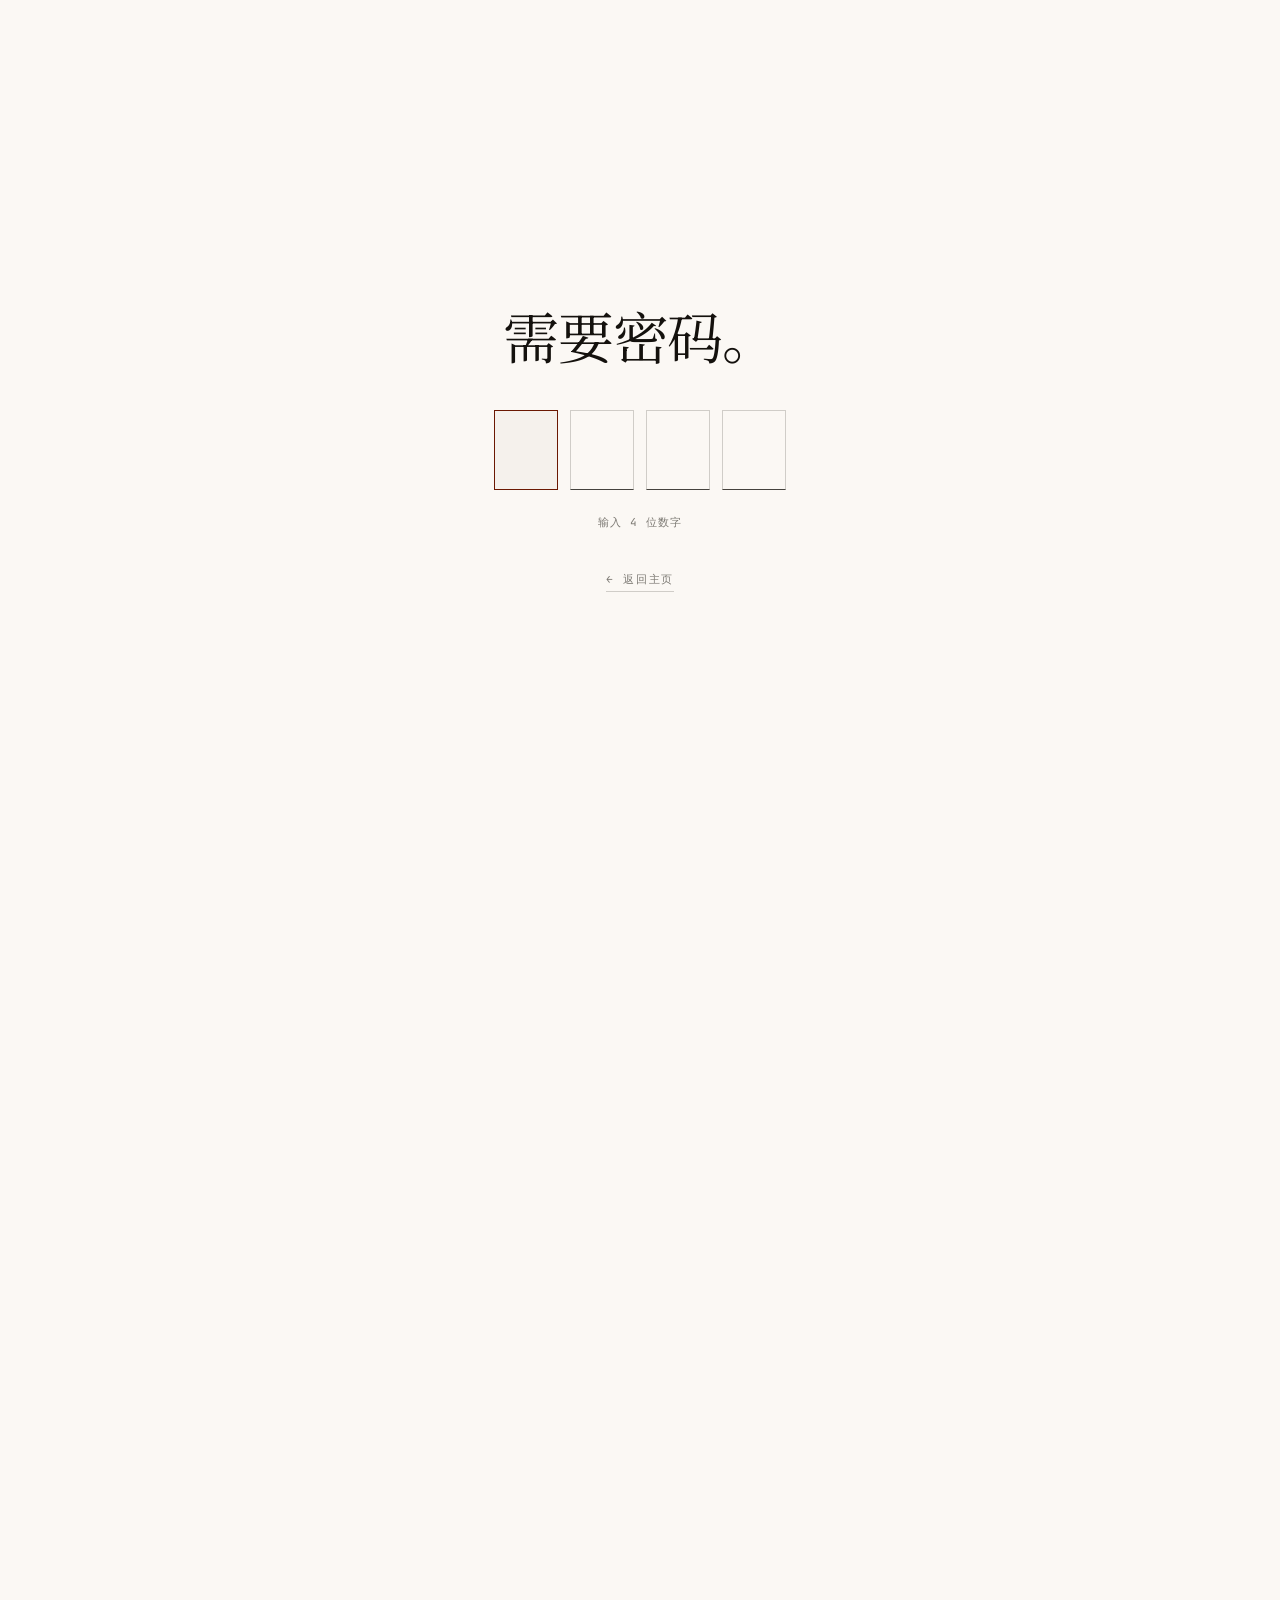
<file: life.html>
<!DOCTYPE html>
<html lang="zh-CN">
<head>
<meta charset="UTF-8">
<meta name="viewport" content="width=device-width, initial-scale=1">
<script src="assets/i18n.js?v=15"></script>
<style>html:not(.i18n-ready) [data-i18n]{visibility:hidden}</style>
<title>KONG · 生活</title>
<link rel="shortcut icon" href="assets/favicon.ico">
<link rel="stylesheet" href="assets/style.css?v=12">
<style>
  .page-head { padding: calc(72px + 4rem) var(--edge) 3rem; max-width: 1440px; margin: 0 auto; display: grid; grid-template-columns: 1.2fr 1fr; gap: 3rem; align-items: end; border-bottom: 1px solid var(--rule); }
  .page-head h1 { font-family: var(--display); font-weight: 400; font-size: clamp(2.75rem, 6vw, 5rem); line-height: 1.1; letter-spacing: -0.02em; }
  .page-head h1 .cn { display: block; font-family: var(--mono); font-size: 0.2em; font-weight: 400; letter-spacing: 0.14em; color: var(--ink-3); text-transform: uppercase; margin-top: 1em; }
  .page-head .aside { font-family: var(--mono); font-size: 12px; color: var(--ink-2); line-height: 1.7; max-width: 38ch; padding-bottom: 1rem; }
  .page-head .aside .count { font-family: var(--display); font-weight: 400; font-size: 70px; line-height: 1; color: var(--accent-ink); display: block; margin-bottom: 6px; }
  .bar { max-width: 1440px; margin: 0 auto; padding: 1.25rem var(--edge); display: flex; justify-content: space-between; align-items: center; gap: 1rem; border-bottom: 1px solid var(--rule); font-family: var(--mono); font-size: 11px; letter-spacing: 0.1em; text-transform: uppercase; color: var(--ink-3); }
  .bar .modes { display: flex; gap: 4px; }
  .bar button { background: none; border: 1px solid var(--rule); padding: 7px 12px; font: inherit; color: var(--ink-2); cursor: pointer; letter-spacing: inherit; text-transform: inherit; }
  .bar button.on { background: var(--ink); color: var(--paper); border-color: var(--ink); }
  .gallery { max-width: 1440px; margin: 0 auto; padding: 2rem var(--edge) 4rem; column-count: 3; column-gap: 16px; }
  .g-item { break-inside: avoid; margin-bottom: 16px; position: relative; cursor: pointer; overflow: hidden; background: var(--paper-3); }
  .g-item img { width: 100%; display: block; transition: transform 400ms ease; }
  .g-item:hover img { transform: scale(1.03); }
  .g-item .cap { position: absolute; bottom: 0; left: 0; right: 0; padding: 2rem 1rem 0.8rem; background: linear-gradient(to top, rgba(0,0,0,0.7), transparent); display: flex; justify-content: space-between; color: white; font-family: var(--mono); font-size: 10px; letter-spacing: 0.1em; opacity: 0; transition: opacity 240ms; }
  .g-item:hover .cap { opacity: 1; }
  .gallery.mode-grid { column-count: unset; display: grid; grid-template-columns: repeat(4, 1fr); gap: 12px; }
  .gallery.mode-grid .g-item { margin: 0; aspect-ratio: 1; }
  .gallery.mode-grid .g-item img { width: 100%; height: 100%; object-fit: cover; }
  .lb { position: fixed; inset: 0; z-index: 400; background: rgba(14,12,10,0.92); backdrop-filter: blur(8px); display: none; align-items: center; justify-content: center; padding: 4rem; }
  .lb.open { display: flex; }
  .lb figure { position: relative; max-width: min(1100px, 92vw); max-height: 88vh; }
  .lb img { max-width: 100%; max-height: calc(88vh - 60px); object-fit: contain; background: var(--paper-3); }
  .lb figcaption { padding: 16px 0 0; font-family: var(--mono); font-size: 11px; color: rgba(255,255,255,0.7); letter-spacing: 0.08em; display: flex; justify-content: space-between; }
  .lb .x { position: absolute; top: -2.5rem; right: 0; background: none; border: 1px solid rgba(255,255,255,0.3); color: white; padding: 6px 14px; font-family: var(--mono); font-size: 11px; cursor: pointer; }
  .lb .nav-btn { position: absolute; top: 50%; transform: translateY(-50%); background: none; border: 1px solid rgba(255,255,255,0.3); color: white; width: 44px; height: 44px; cursor: pointer; font-size: 18px; border-radius: 50%; }
  .lb .prev { left: -4rem; } .lb .next { right: -4rem; }
  @media (max-width: 960px) { .page-head { grid-template-columns: 1fr; } .gallery { column-count: 2; } .gallery.mode-grid { grid-template-columns: repeat(2, 1fr); } .lb { padding: 2rem; } .lb .prev { left: 0.5rem; } .lb .next { right: 0.5rem; } }

  /* Password gate */
  .gate { position: fixed; inset: 0; z-index: 500; background: var(--paper); display: flex; align-items: center; justify-content: center; padding: 2rem; }
  .gate-card { max-width: 520px; width: 100%; text-align: center; }
  .gate .eyebrow { font-family: var(--mono); font-size: 11px; letter-spacing: 0.18em; text-transform: uppercase; color: var(--ink-3); margin-bottom: 1.5rem; }
  .gate h2 { font-family: var(--display); font-weight: 400; font-size: clamp(2.25rem, 4.5vw, 3.5rem); line-height: 1.1; letter-spacing: -0.02em; color: var(--ink); margin-bottom: 2.5rem; }
  .gate .pin { display: flex; gap: 12px; justify-content: center; margin-bottom: 1.5rem; }
  .gate .pin input { width: 64px; height: 80px; border: 1px solid var(--rule); border-bottom: 1px solid var(--ink-2); background: var(--paper); font-family: var(--display); font-weight: 400; font-size: 36px; text-align: center; color: var(--ink); outline: none; transition: border-color 160ms, background 160ms; }
  .gate .pin input:focus { border-color: var(--accent-ink); background: var(--paper-2); }
  .gate .pin.shake input { border-color: #b94a3a; }
  .gate .pin.shake { animation: shake 320ms; }
  @keyframes shake { 0%, 100% { transform: translateX(0); } 25% { transform: translateX(-6px); } 75% { transform: translateX(6px); } }
  .gate .hint { font-family: var(--mono); font-size: 11px; letter-spacing: 0.1em; color: var(--ink-3); }
  .gate .hint .err { color: #b94a3a; }
  .gate .back { display: inline-block; margin-top: 2.5rem; font-family: var(--mono); font-size: 11px; letter-spacing: 0.14em; text-transform: uppercase; color: var(--ink-3); border-bottom: 1px solid var(--rule); padding-bottom: 2px; }
  body.gate-locked { overflow: hidden; }
  body.gate-locked .chrome, body.gate-locked main, body.gate-locked .page-head, body.gate-locked .bar, body.gate-locked .foot { visibility: hidden; }
</style>
</head>
<body data-screen-label="02 Life" class="gate-locked">

<div class="gate" id="gate">
  <div class="gate-card">
    <h2 data-i18n="life.gate.h">需要密码。</h2>
    <form class="pin" id="pin-form" autocomplete="off">
      <input type="password" inputmode="numeric" maxlength="1" pattern="[0-9]" required>
      <input type="password" inputmode="numeric" maxlength="1" pattern="[0-9]" required>
      <input type="password" inputmode="numeric" maxlength="1" pattern="[0-9]" required>
      <input type="password" inputmode="numeric" maxlength="1" pattern="[0-9]" required>
    </form>
    <div class="hint"><span id="gate-hint" data-i18n="life.gate.hint">输入 4 位数字</span></div>
    <a class="back" href="index.html" data-i18n="life.gate.back">← 返回主页</a>
  </div>
</div>

<header class="chrome">
  <div class="chrome-inner">
    <a class="wordmark" href="index.html"><span class="mark"></span><span class="name" data-i18n="wordmark.name">孔德世</span></a>
    <nav class="nav">
      <a href="index.html" data-i18n="nav.profile">主页</a>
      <a href="research.html" data-i18n="nav.research">研究</a>
      <a href="database.html" data-i18n="nav.database">知识库</a>
      <a href="links.html" data-i18n="nav.links">链接</a>
      <a href="life.html" data-i18n="nav.life">生活</a>
    </nav>
    <div class="meta">
      <span><span class="dot"></span><span data-i18n="meta.archive">图档 · 2019—2026</span></span>
      <span data-langswitch></span>
    </div>
  </div>
</header>

<section class="page-head">
  <div>
    <div class="eyebrow" data-i18n="life.head.eyebrow">生活记录</div>
    <h1>
      <span data-i18n="life.head.h">一段时间里的影像。</span>
    </h1>
  </div>
  <div class="aside">
    <span class="count" data-i18n="life.head.aside.n">13</span>
    <span data-i18n="life.head.aside">张照片——多半是顺手拍的。</span>
  </div>
</section>

<div class="bar">
  <span data-i18n="life.bar.count">13 张图片</span>
  <div class="modes">
    <button class="on" data-mode="masonry" data-i18n="life.mode.masonry">瀑布流</button>
    <button data-mode="grid" data-i18n="life.mode.grid">网格</button>
  </div>
</div>

<main class="gallery" id="gallery"></main>

<div class="lb" id="lightbox">
  <button class="nav-btn prev">←</button>
  <figure>
    <button class="x" data-i18n="life.lb.close">关闭 · Esc</button>
    <img id="lb-img">
    <figcaption><span id="lb-index">01 / 13</span></figcaption>
  </figure>
  <button class="nav-btn next">→</button>
</div>

<footer class="foot">
  <span data-i18n="foot.copy">© 2026 孔德世</span>
  <span class="center" data-i18n="foot.archive">个人图档 · 禁止转载</span>
  <a class="right" href="index.html" data-i18n="foot.right.back">← 返回首页</a>
</footer>

<script src="assets/app.js?v=15"></script>
<script>
  // Password gate
  (function() {
    const PASS = '0000';
    const KEY = 'life-unlocked';
    const gate = document.getElementById('gate');
    const inputs = document.querySelectorAll('#pin-form input');
    const form = document.getElementById('pin-form');
    const hint = document.getElementById('gate-hint');
    function unlock() {
      sessionStorage.setItem(KEY, '1');
      document.body.classList.remove('gate-locked');
      gate.style.display = 'none';
    }
    if (sessionStorage.getItem(KEY) === '1') { unlock(); return; }
    setTimeout(() => inputs[0].focus(), 100);
    inputs.forEach((inp, i) => {
      inp.addEventListener('input', () => {
        inp.value = inp.value.replace(/[^0-9]/g, '');
        if (inp.value && i < inputs.length - 1) inputs[i+1].focus();
        const code = [...inputs].map(x => x.value).join('');
        if (code.length === 4) {
          if (code === PASS) { unlock(); }
          else {
            form.classList.add('shake');
            const k = window.Kong_i18n;
            const msg = (k && k.t('life.gate.err', k.getLang())) || '密码不正确';
            hint.innerHTML = `<span class="err">${msg}</span>`;
            setTimeout(() => { form.classList.remove('shake'); inputs.forEach(x => x.value = ''); inputs[0].focus(); }, 400);
          }
        }
      });
      inp.addEventListener('keydown', e => {
        if (e.key === 'Backspace' && !inp.value && i > 0) inputs[i-1].focus();
      });
    });
    form.addEventListener('submit', e => e.preventDefault());
  })();
</script>
<script>
  const gallery = document.getElementById('gallery');
  const items = [];
  for (let i = 1; i <= 13; i++) {
    const a = document.createElement('div');
    a.className = 'g-item';
    a.dataset.idx = i - 1;
    a.innerHTML = `<img src="assets/gallery/${i}.jpg" loading="lazy"><figcaption class="cap"><span>${String(i).padStart(2,'0')}</span><span>—</span></figcaption>`;
    gallery.appendChild(a); items.push(a);
  }
  document.querySelectorAll('[data-mode]').forEach(b => b.addEventListener('click', () => {
    document.querySelectorAll('[data-mode]').forEach(x => x.classList.remove('on'));
    b.classList.add('on');
    gallery.classList.toggle('mode-grid', b.dataset.mode === 'grid');
  }));
  const lb = document.getElementById('lightbox'), lbImg = document.getElementById('lb-img'), lbIdx = document.getElementById('lb-index');
  let cur = 0;
  function openLB(i) { cur = i; lbImg.src = `assets/gallery/${i+1}.jpg`; lbIdx.textContent = `${String(i+1).padStart(2,'0')} / 13`; lb.classList.add('open'); document.body.style.overflow = 'hidden'; }
  function closeLB() { lb.classList.remove('open'); document.body.style.overflow = ''; }
  function step(d) { openLB((cur + d + 13) % 13); }
  items.forEach(el => el.addEventListener('click', () => openLB(+el.dataset.idx)));
  lb.querySelector('.x').addEventListener('click', closeLB);
  lb.querySelector('.prev').addEventListener('click', () => step(-1));
  lb.querySelector('.next').addEventListener('click', () => step(+1));
  lb.addEventListener('click', e => { if (e.target === lb) closeLB(); });
  document.addEventListener('keydown', e => { if (!lb.classList.contains('open')) return; if (e.key === 'Escape') closeLB(); if (e.key === 'ArrowLeft') step(-1); if (e.key === 'ArrowRight') step(+1); });
</script>
</body>
</html>
</file>
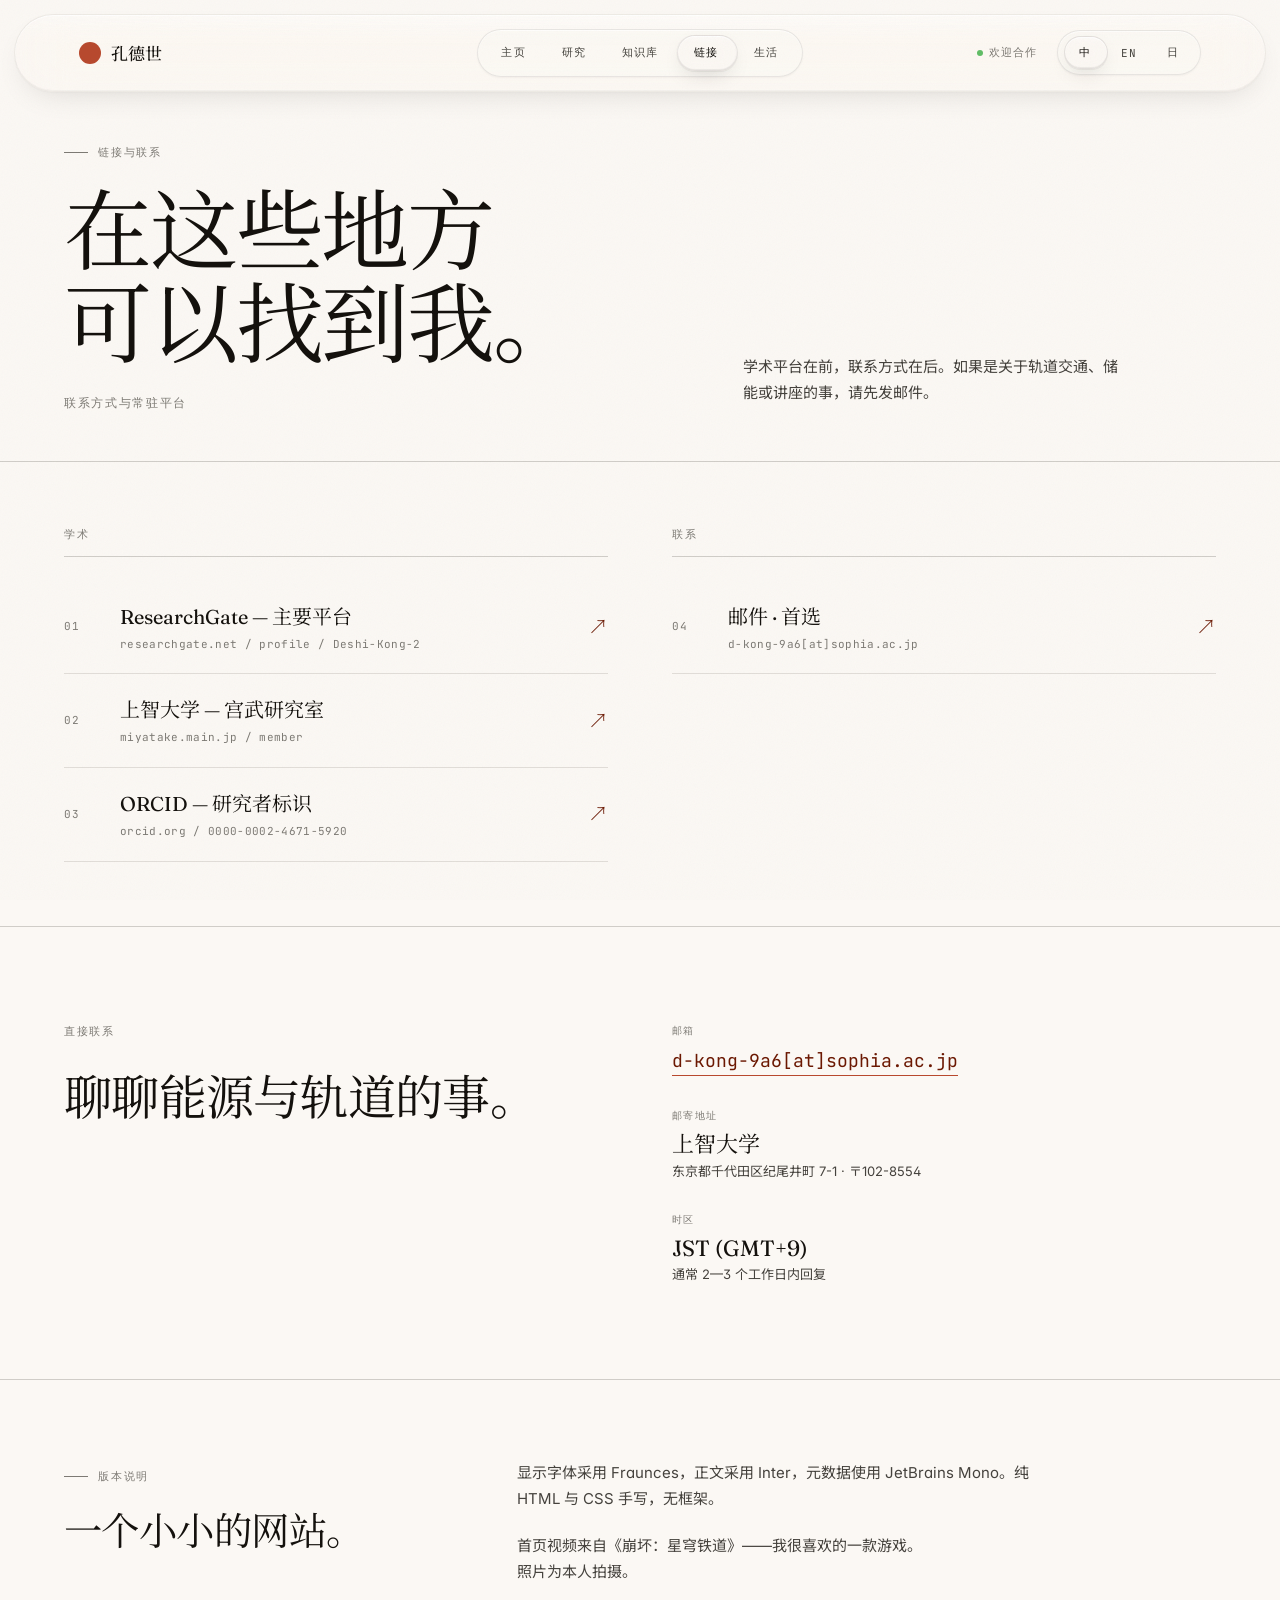
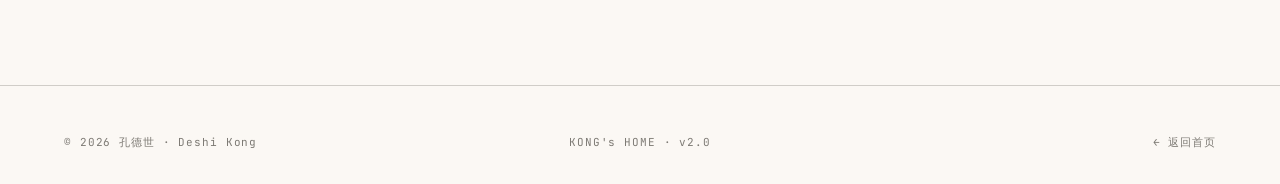
<file: links.html>
<!DOCTYPE html>
<html lang="zh-CN">
<head>
<meta charset="UTF-8">
<meta name="viewport" content="width=device-width, initial-scale=1">
<script src="assets/i18n.js?v=15"></script>
<style>html:not(.i18n-ready) [data-i18n]{visibility:hidden}</style>
<title>KONG · 链接</title>
<link rel="shortcut icon" href="assets/favicon.ico">
<link rel="stylesheet" href="assets/style.css?v=12">
<style>
  .lk-head { padding: calc(72px + 4rem) var(--edge) 3rem; max-width: 1440px; margin: 0 auto; display: grid; grid-template-columns: 1.3fr 1fr; gap: 4rem; align-items: end; border-bottom: 1px solid var(--rule); }
  .lk-head h1 { font-family: var(--display); font-weight: 400; font-size: clamp(3rem, 7vw, 5.5rem); line-height: 1.05; letter-spacing: -0.025em; white-space: pre-line; }
  .lk-head .cn { font-family: var(--mono); font-size: 12px; letter-spacing: 0.14em; text-transform: uppercase; color: var(--ink-3); margin-top: 1.5rem; }
  .lk-head .aside { font-family: var(--sans); font-size: 15px; line-height: 1.7; color: var(--ink-2); max-width: 42ch; padding-bottom: 0.5rem; }
  .lk-cols { max-width: 1440px; margin: 0 auto; padding: 4rem var(--edge); display: grid; grid-template-columns: 1fr 1fr; gap: 4rem; border-bottom: 1px solid var(--rule); }
  .lk-col h2 { font-family: var(--mono); font-size: 11px; letter-spacing: 0.14em; text-transform: uppercase; color: var(--ink-3); font-weight: 500; margin-bottom: 1.5rem; padding-bottom: 0.75rem; border-bottom: 1px solid var(--rule); }
  .lk-row { display: grid; grid-template-columns: 2.25rem 1fr auto; gap: 1.25rem; padding: 1.25rem 0; border-bottom: 1px solid var(--rule-2); align-items: center; transition: padding 200ms; }
  .lk-row:hover { padding-left: 0.75rem; background: var(--paper-2); }
  .lk-row .n { font-family: var(--mono); font-size: 11px; color: var(--ink-3); letter-spacing: 0.1em; }
  .lk-row .t { font-family: var(--display); font-size: 20px; font-weight: 400; color: var(--ink); }
  .lk-row .h { font-family: var(--mono); font-size: 11px; color: var(--ink-3); margin-top: 3px; letter-spacing: 0.03em; }
  .lk-row .arrow { font-family: var(--display); font-size: 20px; color: var(--accent-ink); transition: transform 200ms; }
  .lk-row:hover .arrow { transform: translateX(8px); }
  .lk-contact { max-width: 1440px; margin: 0 auto; padding: 6rem var(--edge); display: grid; grid-template-columns: 1fr 1fr; gap: 4rem; border-bottom: 1px solid var(--rule); align-items: start; }
  .lk-contact .lbl { font-family: var(--mono); font-size: 11px; letter-spacing: 0.14em; text-transform: uppercase; color: var(--ink-3); margin-bottom: 2rem; }
  .lk-contact h2 { font-family: var(--display); font-weight: 400; font-size: clamp(2rem, 4vw, 3rem); line-height: 1.1; letter-spacing: -0.015em; }
  .lk-contact dl { display: grid; gap: 2rem; }
  .lk-contact dl dt { font-family: var(--mono); font-size: 10px; letter-spacing: 0.14em; text-transform: uppercase; color: var(--ink-3); margin-bottom: 6px; }
  .lk-contact dl dd { font-family: var(--display); font-size: 22px; font-weight: 400; color: var(--ink); line-height: 1.3; }
  .lk-contact dl .s { font-family: var(--sans); font-size: 13px; color: var(--ink-2); margin-top: 4px; }
  .lk-contact .mail { font-family: var(--mono); font-size: 18px; color: var(--accent-ink); border-bottom: 1px solid var(--accent); padding-bottom: 3px; display: inline-block; }
  .lk-locations { max-width: 1440px; margin: 0 auto; padding: 5rem var(--edge); border-bottom: 1px solid var(--rule); }
  .lk-locations .eyebrow { margin-bottom: 2rem; }
  .lk-locations .strip { display: grid; grid-template-columns: repeat(3, 1fr); gap: 0; border-top: 1px solid var(--rule); }
  .lk-locations .stop { padding: 2rem 0 2rem 0; border-right: 1px solid var(--rule); padding-right: 2rem; }
  .lk-locations .stop:last-child { border-right: none; padding-left: 2rem; padding-right: 0; }
  .lk-locations .stop:nth-child(2) { padding-left: 2rem; }
  .lk-locations .yr { font-family: var(--mono); font-size: 11px; letter-spacing: 0.1em; color: var(--ink-3); margin-bottom: 8px; }
  .lk-locations .city { font-family: var(--display); font-weight: 400; font-size: clamp(2rem, 4vw, 3rem); letter-spacing: -0.02em; }
  .lk-col-colophon { max-width: 1440px; margin: 0 auto; padding: 5rem var(--edge); display: grid; grid-template-columns: 1fr 1.8fr; gap: 4rem; }
  .lk-col-colophon .eyebrow { margin-bottom: 1.5rem; }
  .lk-col-colophon h2 { font-family: var(--display); font-weight: 400; font-size: clamp(1.75rem, 3vw, 2.5rem); line-height: 1.15; letter-spacing: -0.015em; }
  .lk-col-colophon p { font-size: 15px; line-height: 1.75; color: var(--ink-2); margin-bottom: 1.25rem; max-width: 60ch; }
  @media (max-width: 960px) {
    .lk-head, .lk-cols, .lk-contact, .lk-col-colophon { grid-template-columns: 1fr; gap: 2rem; }
    .lk-locations .strip { grid-template-columns: 1fr; }
    .lk-locations .stop, .lk-locations .stop:last-child, .lk-locations .stop:nth-child(2) { border-right: none; border-bottom: 1px solid var(--rule); padding: 1.25rem 0; }
  }
</style>
</head>
<body data-screen-label="05 Links">

<header class="chrome">
  <div class="chrome-inner">
    <a class="wordmark" href="index.html"><span class="mark"></span><span class="name" data-i18n="wordmark.name">孔德世</span></a>
    <nav class="nav">
      <a href="index.html" data-i18n="nav.profile">主页</a>
      <a href="research.html" data-i18n="nav.research">研究</a>
      <a href="database.html" data-i18n="nav.database">知识库</a>
      <a href="links.html" data-i18n="nav.links">链接</a>
      <a href="life.html" data-i18n="nav.life">生活</a>
    </nav>
    <div class="meta">
      <span><span class="dot"></span><span data-i18n="meta.openwork">欢迎合作</span></span>
      <span data-langswitch></span>
    </div>
  </div>
</header>

<section class="lk-head">
  <div>
    <div class="eyebrow" data-i18n="lk.head.eyebrow">链接与联系</div>
    <h1 data-i18n="lk.head.h">在这些地方<br>可以找到我。</h1>
    <div class="cn" data-i18n="lk.head.cn">联系方式与常驻平台</div>
  </div>
  <div class="aside" data-i18n="lk.head.aside">学术平台在前，其他在后。如果是关于轨道交通、储能或讲座的事，请先发邮件。</div>
</section>

<section class="lk-cols">
  <div class="lk-col">
    <h2 data-i18n="lk.col.ac">学术</h2>
    <a class="lk-row" href="https://www.researchgate.net/profile/Deshi-Kong-2" target="_blank">
      <span class="n">01</span>
      <div><div class="t" data-i18n="lk.rg.t">ResearchGate — 主要平台</div><div class="h">researchgate.net / profile / Deshi-Kong-2</div></div>
      <span class="arrow">↗</span>
    </a>
    <a class="lk-row" href="https://miyatake.main.jp/member.php" target="_blank">
      <span class="n">02</span>
      <div><div class="t" data-i18n="lk.sophia.t">上智大学 — 宫武研究室</div><div class="h">miyatake.main.jp / member</div></div>
      <span class="arrow">↗</span>
    </a>
    <a class="lk-row" href="https://orcid.org/0000-0002-4671-5920" target="_blank">
      <span class="n">03</span>
      <div><div class="t" data-i18n="lk.orcid.t">ORCID — 研究者标识</div><div class="h">orcid.org / 0000-0002-4671-5920</div></div>
      <span class="arrow">↗</span>
    </a>
  </div>
  <div class="lk-col">
    <h2 data-i18n="lk.col.other">联系</h2>
    <a class="lk-row" href="mailto:d-kong-9a6@sophia.ac.jp">
      <span class="n">04</span>
      <div><div class="t" data-i18n="lk.email.t">邮件 · 首选</div><div class="h">d-kong-9a6[at]sophia.ac.jp</div></div>
      <span class="arrow">↗</span>
    </a>
  </div>
</section>

<section class="lk-contact">
  <div>
    <div class="lbl" data-i18n="lk.contact.label">直接联系</div>
    <h2 data-i18n="lk.contact.h">聊聊能源与轨道的事。</h2>
  </div>
  <dl>
    <div>
      <dt data-i18n="lk.contact.email">邮箱</dt>
      <dd><a class="mail" href="mailto:d-kong-9a6@sophia.ac.jp">d-kong-9a6[at]sophia.ac.jp</a></dd>
    </div>
    <div>
      <dt data-i18n="lk.contact.mail">邮寄地址</dt>
      <dd><span data-i18n="lk.contact.mail.v">上智大学</span><div class="s" data-i18n="lk.contact.mail.s">东京都千代田区纪尾井町 7-1 · 〒102-8554</div></dd>
    </div>
    <div>
      <dt data-i18n="lk.contact.tz">时区</dt>
      <dd><span data-i18n="lk.contact.tz.v">JST (GMT+9)</span><div class="s" data-i18n="lk.contact.tz.s">通常 2—3 个工作日内回复</div></dd>
    </div>
  </dl>
</section>

<section class="lk-col-colophon">
  <div>
    <div class="eyebrow" data-i18n="lk.colophon.eyebrow">版本说明</div>
    <h2 data-i18n="lk.colophon.h">一个小小的网站。</h2>
  </div>
  <div>
    <p data-i18n="lk.colophon.p1">显示字体采用 Fraunces，正文采用 Inter，元数据使用 JetBrains Mono。</p>
    <p data-i18n="lk.colophon.p2">首页视频来自《崩坏：星穹铁道》——我很喜欢的一款游戏。<br>照片为本人拍摄。</p>
  </div>
</section>

<footer class="foot">
  <span data-i18n="foot.copy">© 2026 孔德世</span>
  <span class="center" data-i18n="foot.center">KONG's HOME · v2.0</span>
  <a class="right" href="index.html" data-i18n="foot.right.back">← 返回首页</a>
</footer>

<script src="assets/app.js?v=15"></script>
</body>
</html>
</file>
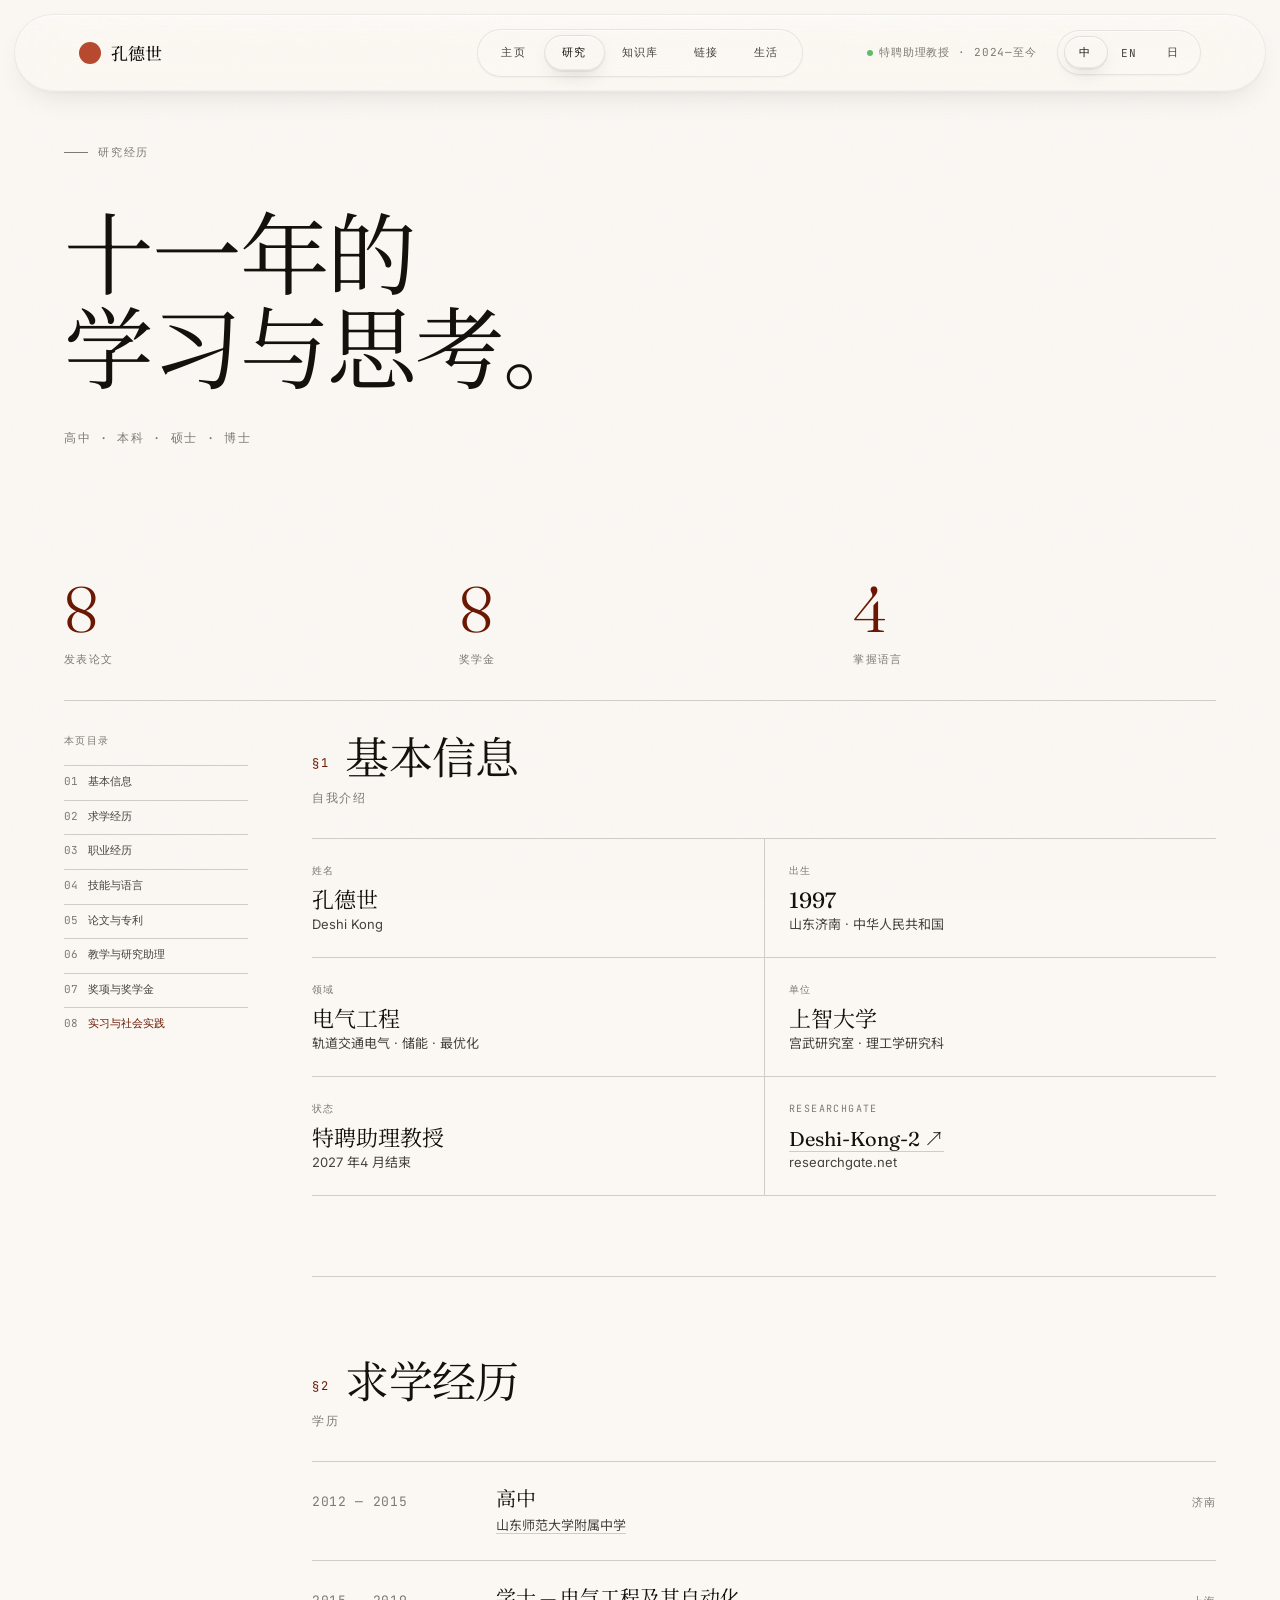
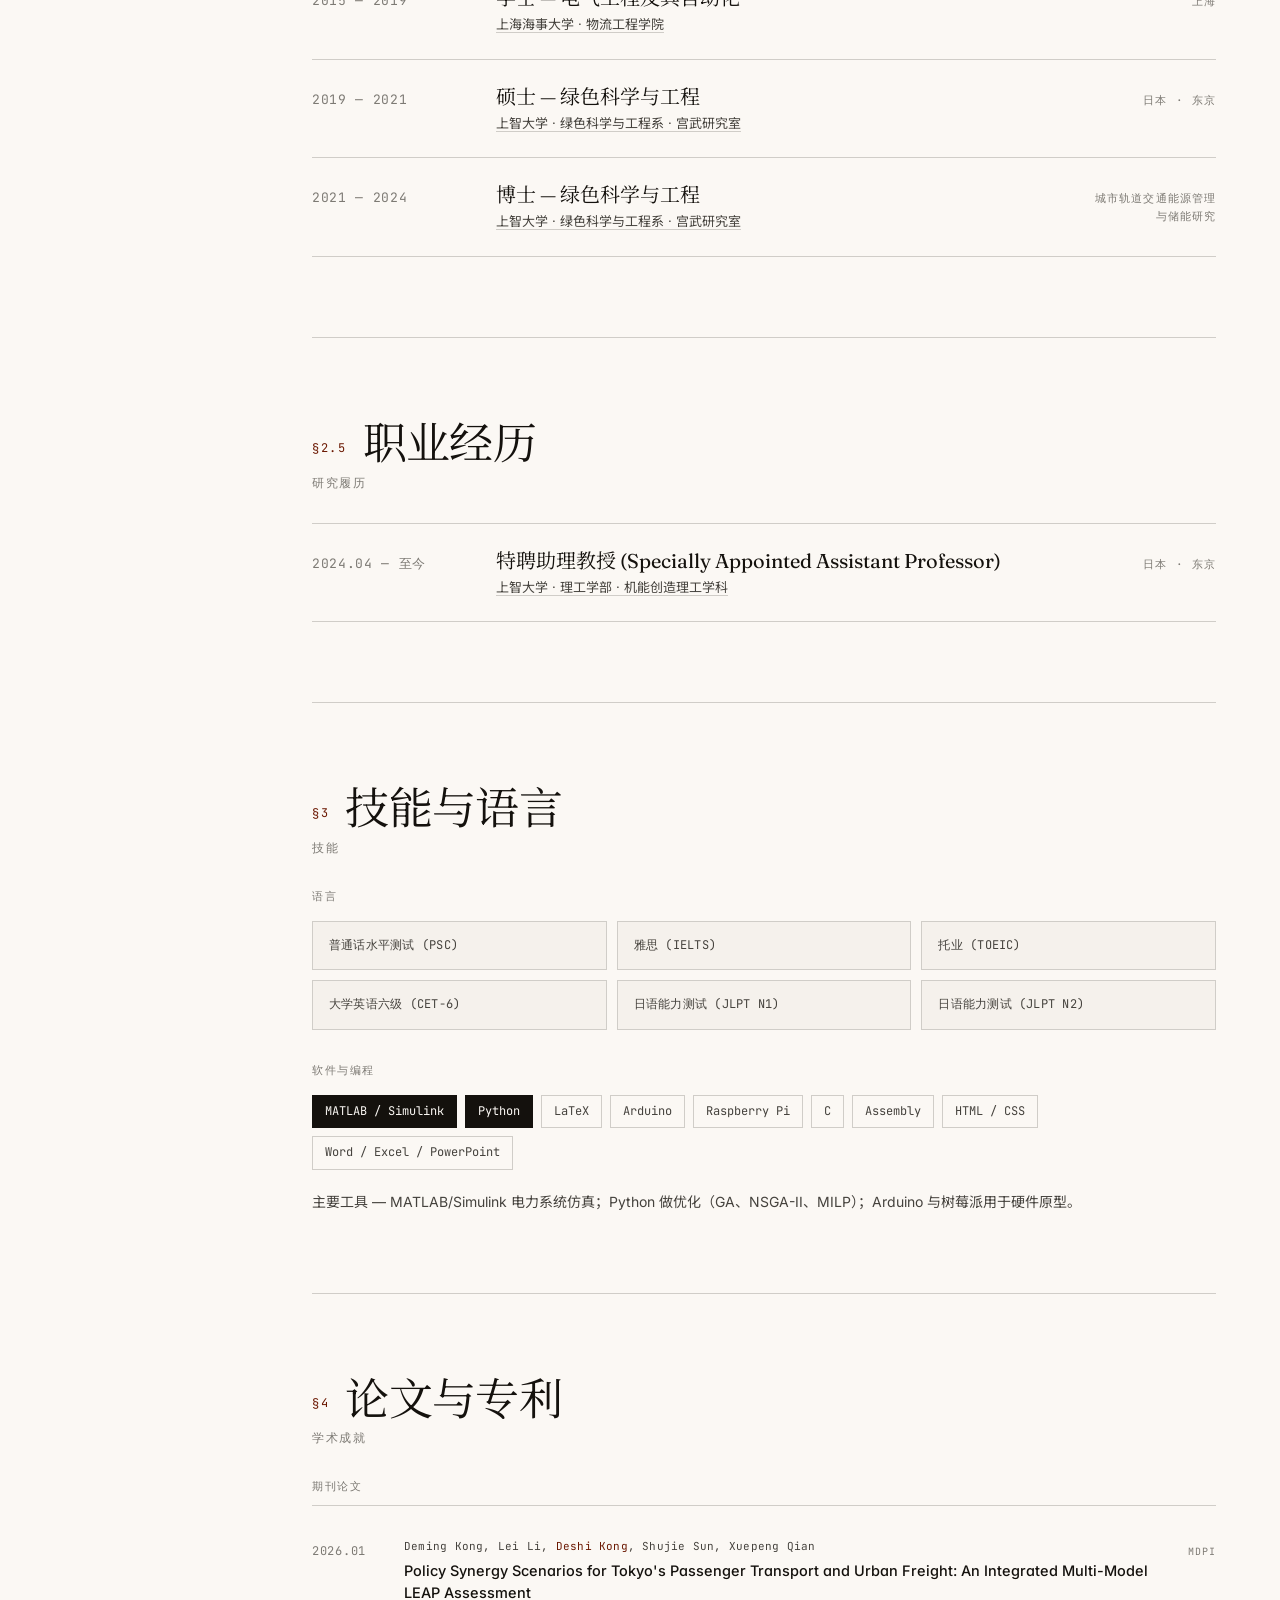
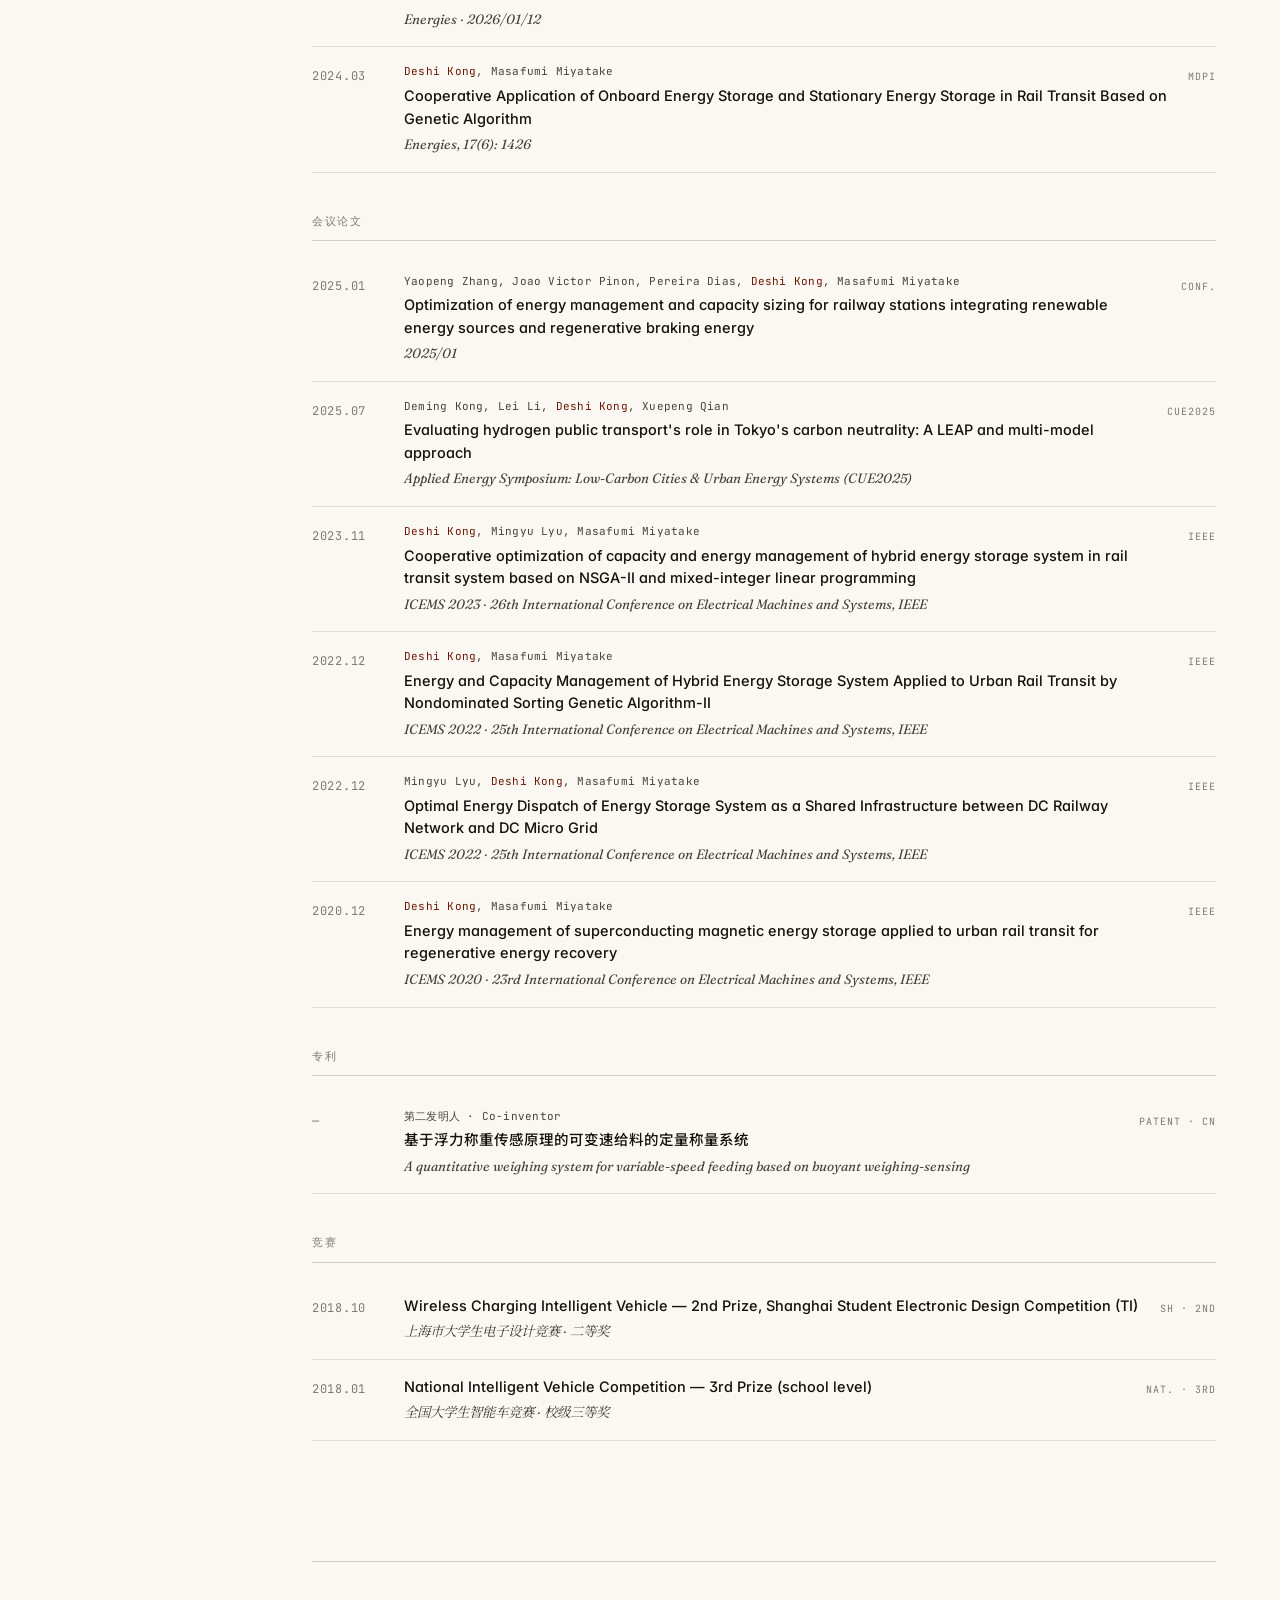
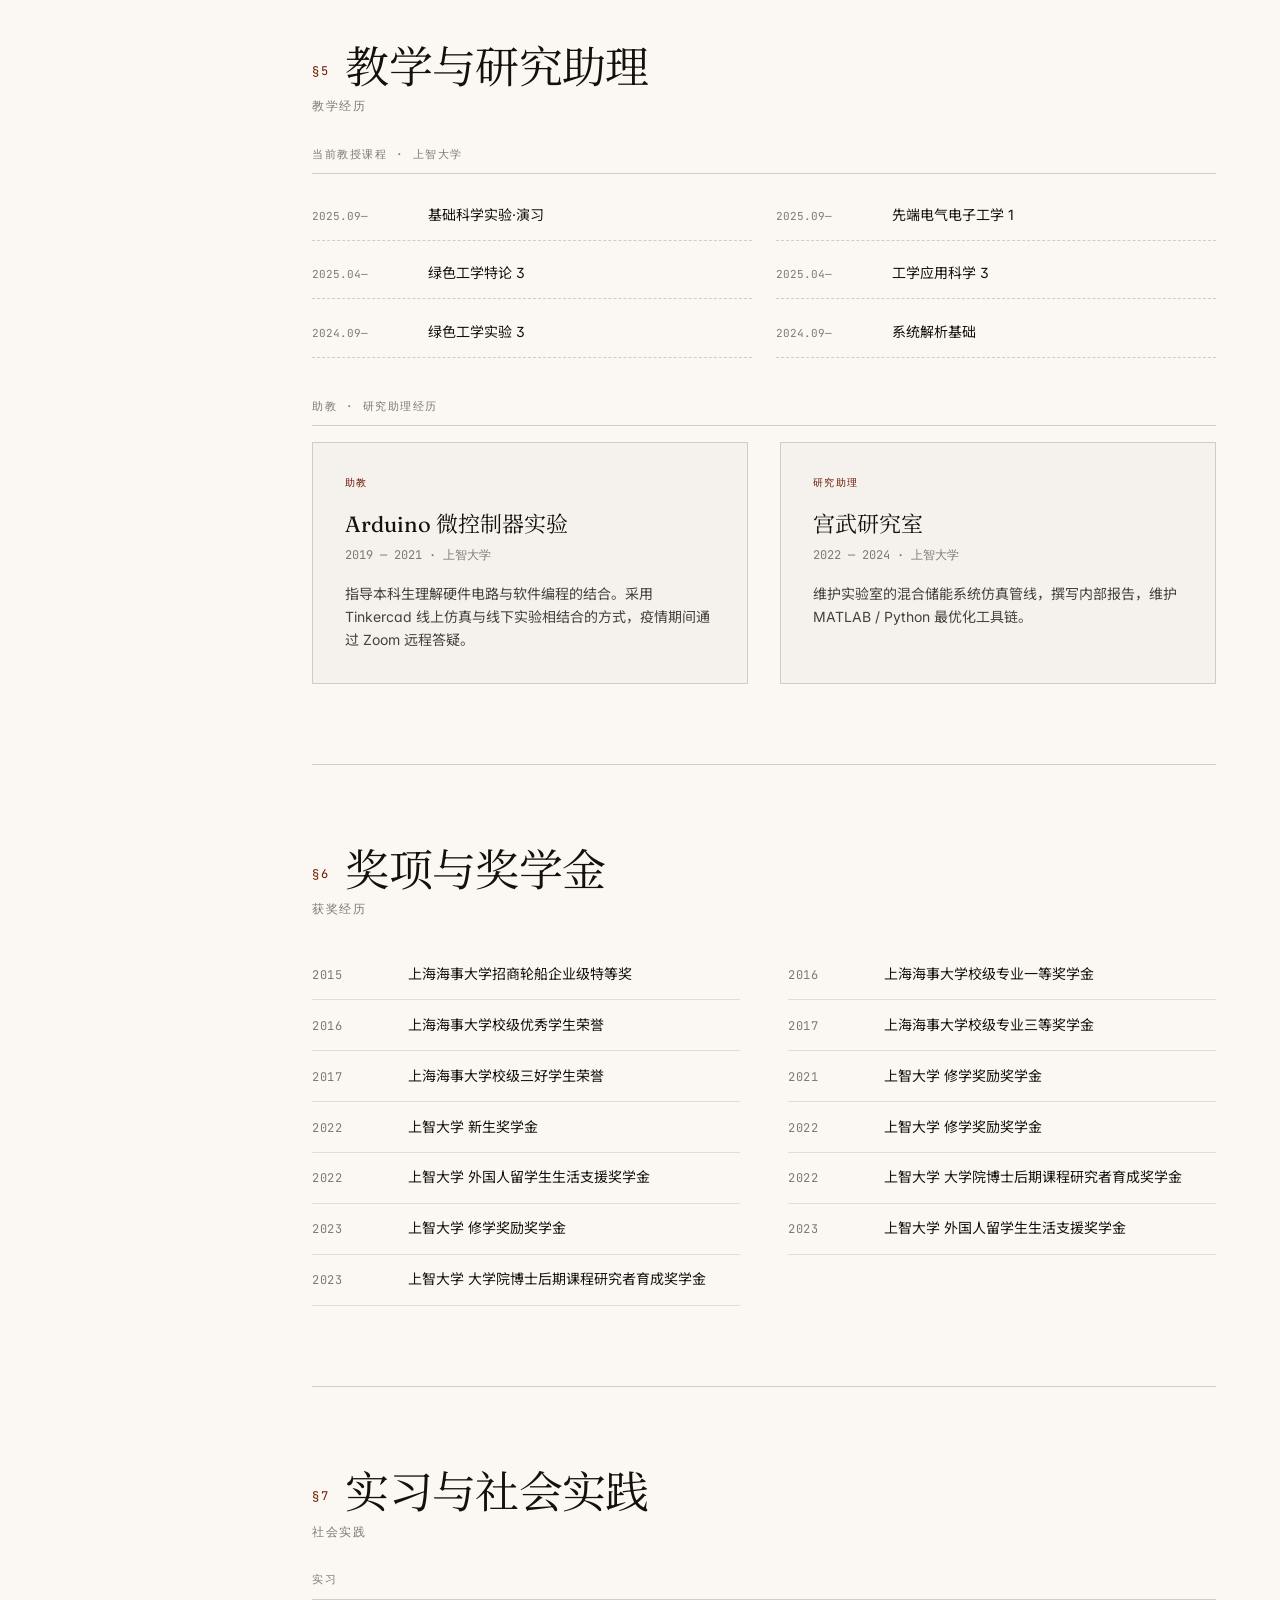
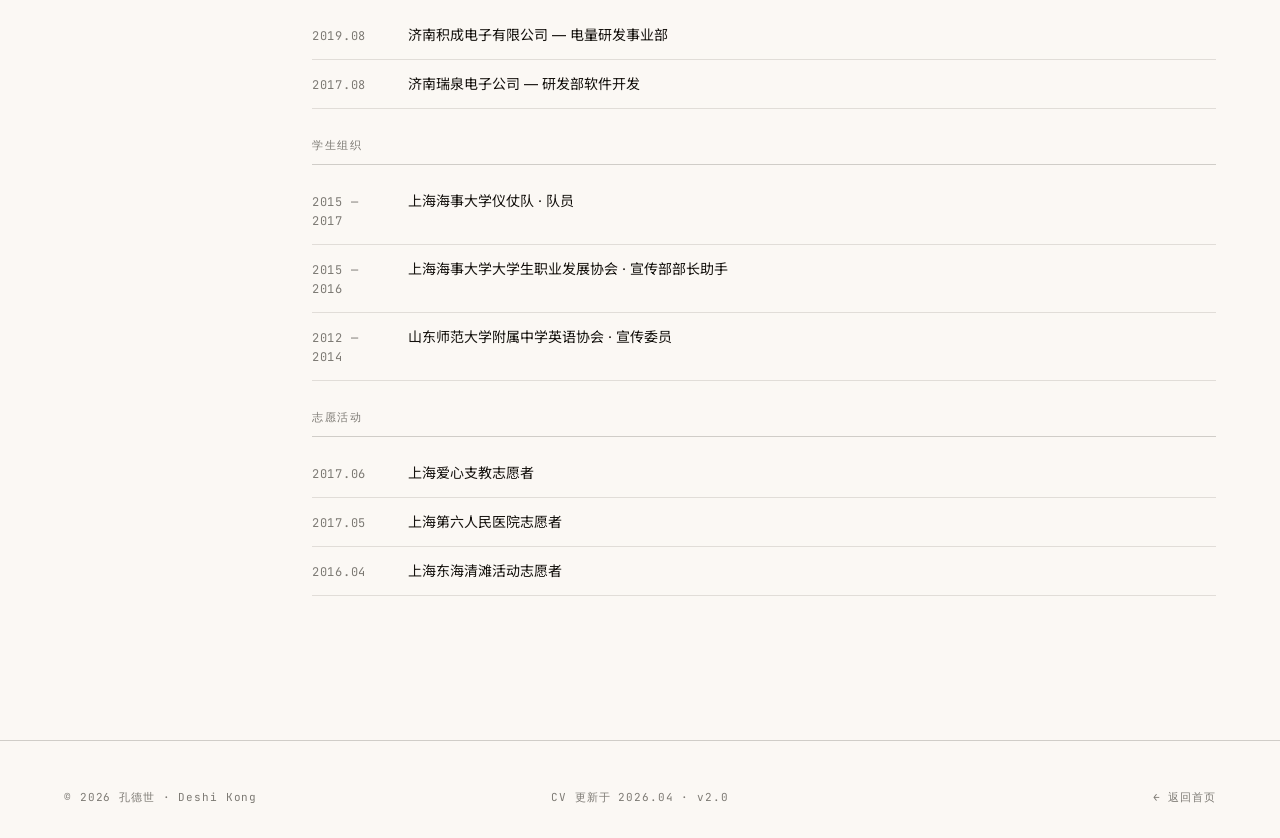
<file: research.html>
<!DOCTYPE html>
<html lang="zh-CN">
<head>
<meta charset="UTF-8">
<meta name="viewport" content="width=device-width, initial-scale=1">
<script src="assets/i18n.js?v=15"></script>
<style>html:not(.i18n-ready) [data-i18n]{visibility:hidden}</style>
<title data-i18n="meta.title">KONG · 研究</title>
<link rel="shortcut icon" href="assets/favicon.ico">
<link rel="stylesheet" href="assets/style.css?v=12">
<style>
  .rx-head { padding: calc(72px + 4rem) var(--edge) 0; max-width: 1440px; margin: 0 auto; }
  .rx-head .eyebrow { margin-bottom: 3rem; }
  .rx-head h1 { font-family: var(--display); font-weight: 400; font-size: clamp(3rem, 7vw, 6rem); line-height: 1.05; letter-spacing: -0.025em; max-width: 18ch; white-space: pre-line; }
  .rx-head .cn { font-family: var(--mono); font-size: 12px; letter-spacing: 0.14em; text-transform: uppercase; color: var(--ink-3); margin-top: 2rem; }
  .rx-stats { display: grid; grid-template-columns: repeat(3, 1fr); gap: 2rem; padding: 4rem 0 2rem; border-bottom: 1px solid var(--rule); margin-top: 4rem; }
  .rx-stats .st { font-family: var(--display); font-weight: 300; font-size: clamp(3rem, 5vw, 4.5rem); line-height: 1; color: var(--accent-ink); letter-spacing: -0.02em; }
  .rx-stats .sb { font-family: var(--mono); font-size: 11px; letter-spacing: 0.12em; text-transform: uppercase; color: var(--ink-3); margin-top: 10px; }
  .rx-body { max-width: 1440px; margin: 0 auto; padding: 2rem var(--edge) 4rem; display: grid; grid-template-columns: var(--rail) 1fr; gap: clamp(2rem, 5vw, 5rem); }
  .rx-toc { position: sticky; top: 110px; align-self: start; font-family: var(--mono); font-size: 11px; }
  .rx-toc h4 { font-size: 10px; letter-spacing: 0.14em; text-transform: uppercase; color: var(--ink-3); font-weight: 500; margin-bottom: 1rem; }
  .rx-toc ol { list-style: none; counter-reset: toc; display: flex; flex-direction: column; gap: 2px; }
  .rx-toc ol li { counter-increment: toc; }
  .rx-toc ol a { display: flex; gap: 10px; padding: 7px 0; color: var(--ink-2); border-top: 1px solid var(--rule); transition: color 160ms, padding 160ms; }
  .rx-toc ol a:hover { color: var(--ink); padding-left: 6px; }
  .rx-toc ol a::before { content: counter(toc, decimal-leading-zero); color: var(--ink-3); }
  .rx-toc ol a.active { color: var(--accent-ink); }
  .rx-main section { padding-bottom: 5rem; scroll-margin-top: 100px; }
  .rx-main section + section { padding-top: 5rem; border-top: 1px solid var(--rule); }
  .rx-main h2 { font-family: var(--display); font-weight: 400; font-size: clamp(2rem, 3.5vw, 2.75rem); line-height: 1.15; letter-spacing: -0.015em; margin-bottom: 2rem; }
  .rx-main h2 .idx { font-family: var(--mono); font-size: 12px; font-weight: 400; letter-spacing: 0.14em; color: var(--accent-ink); display: inline-block; margin-right: 1rem; vertical-align: middle; }
  .rx-main h2 .sub { display: block; font-family: var(--mono); font-size: 12px; font-weight: 400; letter-spacing: 0.14em; text-transform: uppercase; color: var(--ink-3); margin-top: 8px; }
  .rx-intro { display: grid; grid-template-columns: 1fr 1fr; gap: 0; border-top: 1px solid var(--rule); border-bottom: 1px solid var(--rule); }
  .rx-intro > div { padding: 1.5rem 1.5rem 1.5rem 0; border-bottom: 1px solid var(--rule); }
  .rx-intro > div:nth-child(2n) { padding-left: 1.5rem; border-left: 1px solid var(--rule); padding-right: 0; }
  .rx-intro > div:nth-last-child(-n+2) { border-bottom: none; }
  .rx-intro dt { font-family: var(--mono); font-size: 10px; letter-spacing: 0.14em; text-transform: uppercase; color: var(--ink-3); margin-bottom: 8px; }
  .rx-intro dd { font-family: var(--display); font-size: 22px; font-weight: 400; color: var(--ink); line-height: 1.2; }
  .rx-intro .s { font-family: var(--sans); font-size: 13px; color: var(--ink-2); margin-top: 4px; font-weight: 400; }
  .edu { display: flex; flex-direction: column; }
  .edu-row { display: grid; grid-template-columns: 10rem 1fr auto; gap: 1.5rem; padding: 1.5rem 0; border-top: 1px solid var(--rule); align-items: baseline; }
  .edu-row:last-child { border-bottom: 1px solid var(--rule); }
  .edu-row .yr { font-family: var(--mono); font-size: 13px; color: var(--ink-3); letter-spacing: 0.05em; }
  .edu-row .deg { font-family: var(--display); font-size: 20px; font-weight: 400; line-height: 1.25; }
  .edu-row .school { font-family: var(--sans); font-size: 13px; color: var(--ink-2); margin-top: 4px; }
  .edu-row .school a { color: inherit; text-decoration: none; border-bottom: 1px solid var(--rule); transition: color 0.18s, border-color 0.18s; }
  .edu-row .school a:hover { color: var(--accent-ink); border-bottom-color: var(--accent-ink); }
  .edu-row .city { font-family: var(--mono); font-size: 11px; color: var(--ink-3); letter-spacing: 0.1em; text-align: right; max-width: 18ch; }
  .skill-title { font-family: var(--mono); font-size: 11px; letter-spacing: 0.14em; text-transform: uppercase; color: var(--ink-3); margin: 2rem 0 1rem; }
  .skill-title:first-child { margin-top: 0; }
  .lang-grid { display: grid; grid-template-columns: repeat(3, 1fr); gap: 10px; }
  .lang-grid .l { font-family: var(--mono); font-size: 12px; padding: 14px 16px; border: 1px solid var(--rule); color: var(--ink-2); background: var(--paper-2); letter-spacing: 0.02em; }
  .lang-tbl { width: 100%; border-collapse: collapse; font-family: var(--mono); font-size: 13px; }
  .lang-tbl td, .lang-tbl th { padding: 10px 12px 10px 0; text-align: left; border-bottom: 1px solid var(--rule); }
  .lang-tbl th { font-weight: 500; color: var(--ink-2); font-size: 12px; letter-spacing: 0.02em; }
  .lang-tbl td.sc { color: var(--accent-ink); font-weight: 500; text-align: right; padding-right: 0; }
  .tag-grid { display: flex; flex-wrap: wrap; gap: 8px; }
  .tag-grid span { font-family: var(--mono); font-size: 12px; padding: 6px 12px; border: 1px solid var(--rule); color: var(--ink-2); }
  .tag-grid span.primary { background: var(--ink); color: var(--paper); border-color: var(--ink); }
  .skill-note { font-size: 14px; color: var(--ink-2); line-height: 1.65; margin-top: 1.25rem; max-width: none; white-space: nowrap; overflow-x: auto; }
  .pub-group { margin-bottom: 2.5rem; }
  .pub-group h3 { font-family: var(--mono); font-size: 11px; letter-spacing: 0.14em; text-transform: uppercase; color: var(--ink-3); font-weight: 500; margin-bottom: 1rem; padding-bottom: 0.6rem; border-bottom: 1px solid var(--rule); }
  .pub { display: grid; grid-template-columns: 4.5rem 1fr auto; gap: 1.25rem; padding: 1rem 0; border-bottom: 1px solid var(--rule-2); }
  .pub .yr { font-family: var(--mono); font-size: 12px; color: var(--ink-3); padding-top: 4px; letter-spacing: 0.06em; }
  .pub .title { font-size: 14.5px; line-height: 1.55; color: var(--ink); font-weight: 500; }
  .pub .authors { font-family: var(--mono); font-size: 11px; color: var(--ink-2); margin-bottom: 4px; letter-spacing: 0.02em; }
  .pub .venue { font-style: italic; color: var(--ink-2); font-family: var(--display); font-size: 13.5px; display: block; margin-top: 4px; }
  .pub .me { color: var(--accent-ink); }
  .pub .tag { font-family: var(--mono); font-size: 10px; letter-spacing: 0.1em; text-transform: uppercase; color: var(--ink-3); padding-top: 6px; white-space: nowrap; }
  .teach { display: grid; grid-template-columns: 1fr 1fr; gap: 2rem; }
  .teach-h { font-family: var(--mono); font-size: 11px; letter-spacing: 0.14em; text-transform: uppercase; color: var(--ink-3); font-weight: 500; margin: 0 0 1rem; padding-bottom: 0.6rem; border-bottom: 1px solid var(--rule); }
  .teach-h:not(:first-of-type) { margin-top: 2.5rem; }
  .course-grid { display: grid; grid-template-columns: repeat(2, 1fr); gap: 0.5rem 1.5rem; margin-bottom: 1rem; }
  .course { display: grid; grid-template-columns: 100px 1fr; gap: 1rem; padding: 0.85rem 0; border-bottom: 1px dashed var(--rule); align-items: baseline; }
  .course .yr { font-family: var(--mono); font-size: 11px; color: var(--ink-3); }
  .course .name { font-size: 14px; color: var(--ink); }
  .teach .card { padding: 2rem; border: 1px solid var(--rule); background: var(--paper-2); }
  .teach .card .role { font-family: var(--mono); font-size: 10px; letter-spacing: 0.14em; text-transform: uppercase; color: var(--accent-ink); margin-bottom: 1rem; }
  .teach .card h3 { font-family: var(--display); font-weight: 400; font-size: 22px; margin-bottom: 4px; }
  .teach .card .span { font-family: var(--mono); font-size: 12px; color: var(--ink-3); margin-bottom: 1rem; }
  .teach .card p { font-size: 14px; color: var(--ink-2); line-height: 1.65; }
  .aw-list { display: grid; grid-template-columns: repeat(2, 1fr); column-gap: 3rem; row-gap: 0; }
  .aw { display: grid; grid-template-columns: 5rem 1fr; gap: 1rem; padding: 0.9rem 0; border-bottom: 1px solid var(--rule-2); align-items: baseline; }
  .aw .yr { font-family: var(--mono); font-size: 12px; color: var(--ink-3); letter-spacing: 0.06em; }
  .aw .name { font-size: 14px; color: var(--ink); line-height: 1.45; }
  .practice { display: grid; grid-template-columns: 1fr; gap: 0; }
  .practice h3 { font-family: var(--mono); font-size: 11px; letter-spacing: 0.14em; text-transform: uppercase; color: var(--ink-3); font-weight: 500; margin: 1.75rem 0 0.75rem; padding-bottom: 0.6rem; border-bottom: 1px solid var(--rule); }
  .practice h3:first-child { margin-top: 0; }
  .p-row { display: grid; grid-template-columns: 5rem 1fr; gap: 1rem; padding: 0.8rem 0; border-bottom: 1px solid var(--rule-2); align-items: baseline; }
  .p-row .yr { font-family: var(--mono); font-size: 12px; color: var(--ink-3); letter-spacing: 0.06em; }
  .p-row .desc { font-size: 14px; color: var(--ink); line-height: 1.5; }
  @media (max-width: 960px) {
    .rx-body { grid-template-columns: 1fr; }
    .rx-toc { position: static; margin-bottom: 2rem; }
    .rx-intro { grid-template-columns: 1fr; }
    .rx-intro > div, .rx-intro > div:nth-child(2n) { padding: 1.25rem 0; border-left: none; }
    .edu-row { grid-template-columns: 6rem 1fr; }
    .edu-row .city { grid-column: 2; text-align: left; margin-top: 4px; }
    .teach, .aw-list { grid-template-columns: 1fr; }
    .rx-stats { grid-template-columns: repeat(3, 1fr); gap: 1rem; }
  }
</style>
</head>
<body data-screen-label="03 Research">

<header class="chrome">
  <div class="chrome-inner">
    <a class="wordmark" href="index.html"><span class="mark"></span><span class="name" data-i18n="wordmark.name">孔德世</span></a>
    <nav class="nav">
      <a href="index.html" data-i18n="nav.profile">主页</a>
      <a href="research.html" data-i18n="nav.research">研究</a>
      <a href="database.html" data-i18n="nav.database">知识库</a>
      <a href="links.html" data-i18n="nav.links">链接</a>
      <a href="life.html" data-i18n="nav.life">生活</a>
    </nav>
    <div class="meta">
      <span><span class="dot"></span><span data-i18n="meta.phd">博士在读 · 2022—至今</span></span>
      <span data-langswitch></span>
    </div>
  </div>
</header>

<section class="rx-head">
  <div class="eyebrow" data-i18n="rx.head.eyebrow">研究经历</div>
  <h1 data-i18n="rx.head.h">十一年的<br>学习与思考。</h1>
  <div class="cn" data-i18n="rx.head.cn">高中 · 本科 · 硕士 · 博士</div>

  <div class="rx-stats">
    <div>
      <div class="st">8</div>
      <div class="sb" data-i18n="rx.stats.pub">发表论文</div>
    </div>
    <div>
      <div class="st">8</div>
      <div class="sb" data-i18n="rx.stats.schol">奖学金</div>
    </div>
    <div>
      <div class="st">4</div>
      <div class="sb" data-i18n="rx.stats.lang">掌握语言</div>
    </div>
  </div>
</section>

<div class="rx-body">
  <aside class="rx-toc">
    <h4 data-i18n="rx.toc.title">本页目录</h4>
    <ol>
      <li><a href="#s1" data-i18n="rx.s1.title">基本信息</a></li>
      <li><a href="#s2" data-i18n="rx.s2.title">求学经历</a></li>
      <li><a href="#s2b" data-i18n="rx.career.title">职业经历</a></li>
      <li><a href="#s3" data-i18n="rx.s3.title">技能与语言</a></li>
      <li><a href="#s4" data-i18n="rx.s4.title">论文与专利</a></li>
      <li><a href="#s5" data-i18n="rx.s5.title">教学与研究助理</a></li>
      <li><a href="#s6" data-i18n="rx.s6.title">奖项与奖学金</a></li>
      <li><a href="#s7" data-i18n="rx.s7.title">实习与社会实践</a></li>
    </ol>
  </aside>

  <div class="rx-main">
    <section id="s1">
      <h2><span class="idx">§1</span><span data-i18n="rx.s1.title">基本信息</span><span class="sub" data-i18n="rx.s1.cn">自我介绍</span></h2>
      <dl class="rx-intro">
        <div><dt data-i18n="rx.intro.name">姓名</dt><dd><span data-i18n="rx.intro.name.v">孔德世</span><div class="s" data-i18n="rx.intro.name.s">Deshi Kong</div></dd></div>
        <div><dt data-i18n="rx.intro.born">出生</dt><dd><span data-i18n="rx.intro.born.v">1997</span><div class="s" data-i18n="rx.intro.born.s">山东济南 · 中华人民共和国</div></dd></div>
        <div><dt data-i18n="rx.intro.field">领域</dt><dd><span data-i18n="rx.intro.field.v">电气工程</span><div class="s" data-i18n="rx.intro.field.s">轨道交通电气 · 储能 · 最优化</div></dd></div>
        <div><dt data-i18n="rx.intro.affil">单位</dt><dd><span data-i18n="rx.intro.affil.v">上智大学</span><div class="s" data-i18n="rx.intro.affil.s">宫武研究室 · 理工学研究科</div></dd></div>
        <div><dt data-i18n="rx.intro.status">状态</dt><dd><span data-i18n="rx.intro.status.v">特聘助理教授</span><div class="s" data-i18n="rx.intro.status.s">2027 年4 月结束</div></dd></div>
        <div><dt>ResearchGate</dt><dd><a href="https://www.researchgate.net/profile/Deshi-Kong-2" target="_blank" style="font-size:20px;border-bottom:1px solid var(--rule);">Deshi-Kong-2 ↗</a><div class="s">researchgate.net</div></dd></div>
      </dl>
    </section>

    <section id="s2">
      <h2><span class="idx">§2</span><span data-i18n="rx.s2.title">求学经历</span><span class="sub" data-i18n="rx.s2.cn">学历</span></h2>
      <div class="edu">
        <div class="edu-row">
          <span class="yr">2012 — 2015</span>
          <div>
            <div class="deg" data-i18n="rx.edu.1.deg">高中</div>
            <div class="school"><a href="https://www.fuzhong.sdnu.edu.cn/" target="_blank" data-i18n="rx.edu.1.school">山东师范大学附属中学</a></div>
          </div>
          <span class="city" data-i18n="rx.edu.1.d">济南</span>
        </div>
        <div class="edu-row">
          <span class="yr">2015 — 2019</span>
          <div>
            <div class="deg" data-i18n="rx.edu.2.deg">学士 — 电气工程及其自动化</div>
            <div class="school"><a href="https://ls.shmtu.edu.cn/" target="_blank" data-i18n="rx.edu.2.school">上海海事大学 · 物流工程学院</a></div>
          </div>
          <span class="city" data-i18n="rx.edu.2.d">上海</span>
        </div>
        <div class="edu-row">
          <span class="yr">2019 — 2021</span>
          <div>
            <div class="deg" data-i18n="rx.edu.3.deg">硕士 — 绿色科学与工程</div>
            <div class="school"><a href="https://miyatake.main.jp/member.php" target="_blank" data-i18n="rx.edu.3.school">上智大学 · 绿色科学与工程系 · 宫武研究室</a></div>
          </div>
          <span class="city" data-i18n="rx.edu.3.d">日本 · 东京</span>
        </div>
        <div class="edu-row">
          <span class="yr">2021 — 2024</span>
          <div>
            <div class="deg" data-i18n="rx.edu.4.deg">博士 — 绿色科学与工程</div>
            <div class="school"><a href="https://miyatake.main.jp/member.php" target="_blank" data-i18n="rx.edu.4.school">上智大学 · 绿色科学与工程系 · 宫武研究室</a></div>
          </div>
          <span class="city" data-i18n="rx.edu.4.d">日本 · 东京</span>
        </div>
      </div>
    </section>

    <section id="s2b">
      <h2><span class="idx">§2.5</span><span data-i18n="rx.career.title">职业经历</span><span class="sub" data-i18n="rx.career.cn">研究履历</span></h2>
      <div class="edu">
        <div class="edu-row">
          <span class="yr" data-i18n="rx.career.1.span">2024.04 — 至今</span>
          <div>
            <div class="deg" data-i18n="rx.career.1.deg">特聘助理教授</div>
            <div class="school"><a href="https://fst.sophia.ac.jp/en/faculty/deshi-kong" target="_blank" data-i18n="rx.career.1.school">上智大学 · 理工学部 机能创造理工学科</a></div>
          </div>
          <span class="city" data-i18n="rx.career.1.d">日本 · 东京</span>
        </div>
      </div>
    </section>

    <section id="s3">
      <h2><span class="idx">§3</span><span data-i18n="rx.s3.title">技能与语言</span><span class="sub" data-i18n="rx.s3.cn">技能</span></h2>

      <div class="skill-title" data-i18n="rx.skills.lang">语言</div>
      <div class="lang-grid">
        <div class="l" data-i18n="rx.lang.psc">普通话水平测试 (PSC)</div>
        <div class="l" data-i18n="rx.lang.ielts">英语雅思 (IELTS)</div>
        <div class="l" data-i18n="rx.lang.toeic">英语托业 (TOEIC)</div>
        <div class="l" data-i18n="rx.lang.cet6">大学英语六级 (CET-6)</div>
        <div class="l" data-i18n="rx.lang.jlptn1">日语能力测试 (JLPT N1)</div>
        <div class="l" data-i18n="rx.lang.jlptn2">日语能力测试 (JLPT N2)</div>
      </div>

      <div class="skill-title" data-i18n="rx.skills.sw">软件与编程</div>
      <div class="tag-grid">
        <span class="primary">MATLAB / Simulink</span>
        <span class="primary">Python</span>
        <span>LaTeX</span>
        <span>Arduino</span>
        <span>Raspberry Pi</span>
        <span>C</span>
        <span>Assembly</span>
        <span>HTML / CSS</span>
        <span>Word / Excel / PowerPoint</span>
      </div>
      <p class="skill-note" data-i18n="rx.skills.primary">主要工具 — MATLAB/Simulink 电力系统仿真；Python 做优化（GA、NSGA-II、MILP）；Arduino 与树莓派用于硬件原型。</p>
    </section>

    <section id="s4">
      <h2><span class="idx">§4</span><span data-i18n="rx.s4.title">论文与专利</span><span class="sub" data-i18n="rx.s4.cn">学术成就</span></h2>

      <div class="pub-group">
        <h3 data-i18n="rx.pub.journal">期刊论文</h3>
        <article class="pub">
          <span class="yr">2026.01</span>
          <div>
            <div class="authors">Deming Kong, Lei Li, <span class="me">Deshi Kong</span>, Shujie Sun, Xuepeng Qian</div>
            <div class="title">Policy Synergy Scenarios for Tokyo's Passenger Transport and Urban Freight: An Integrated Multi-Model LEAP Assessment</div>
            <span class="venue">Energies · 2026/01/12</span>
          </div>
          <span class="tag">MDPI</span>
        </article>
        <article class="pub">
          <span class="yr">2024.03</span>
          <div>
            <div class="authors"><span class="me">Deshi Kong</span>, Masafumi Miyatake</div>
            <div class="title">Cooperative Application of Onboard Energy Storage and Stationary Energy Storage in Rail Transit Based on Genetic Algorithm</div>
            <span class="venue">Energies, 17(6): 1426</span>
          </div>
          <span class="tag">MDPI</span>
        </article>
      </div>

      <div class="pub-group">
        <h3 data-i18n="rx.pub.conf">会议论文</h3>
        <article class="pub">
          <span class="yr">2025.01</span>
          <div>
            <div class="authors">Yaopeng Zhang, Joao Victor Pinon, Pereira Dias, <span class="me">Deshi Kong</span>, Masafumi Miyatake</div>
            <div class="title">Optimization of energy management and capacity sizing for railway stations integrating renewable energy sources and regenerative braking energy</div>
            <span class="venue">2025/01</span>
          </div>
          <span class="tag">Conf.</span>
        </article>
        <article class="pub">
          <span class="yr">2025.07</span>
          <div>
            <div class="authors">Deming Kong, Lei Li, <span class="me">Deshi Kong</span>, Xuepeng Qian</div>
            <div class="title">Evaluating hydrogen public transport's role in Tokyo's carbon neutrality: A LEAP and multi-model approach</div>
            <span class="venue">Applied Energy Symposium: Low-Carbon Cities & Urban Energy Systems (CUE2025)</span>
          </div>
          <span class="tag">CUE2025</span>
        </article>
        <article class="pub">
          <span class="yr">2023.11</span>
          <div>
            <div class="authors"><span class="me">Deshi Kong</span>, Mingyu Lyu, Masafumi Miyatake</div>
            <div class="title">Cooperative optimization of capacity and energy management of hybrid energy storage system in rail transit system based on NSGA-II and mixed-integer linear programming</div>
            <span class="venue">ICEMS 2023 · 26th International Conference on Electrical Machines and Systems, IEEE</span>
          </div>
          <span class="tag">IEEE</span>
        </article>
        <article class="pub">
          <span class="yr">2022.12</span>
          <div>
            <div class="authors"><span class="me">Deshi Kong</span>, Masafumi Miyatake</div>
            <div class="title">Energy and Capacity Management of Hybrid Energy Storage System Applied to Urban Rail Transit by Nondominated Sorting Genetic Algorithm-II</div>
            <span class="venue">ICEMS 2022 · 25th International Conference on Electrical Machines and Systems, IEEE</span>
          </div>
          <span class="tag">IEEE</span>
        </article>
        <article class="pub">
          <span class="yr">2022.12</span>
          <div>
            <div class="authors">Mingyu Lyu, <span class="me">Deshi Kong</span>, Masafumi Miyatake</div>
            <div class="title">Optimal Energy Dispatch of Energy Storage System as a Shared Infrastructure between DC Railway Network and DC Micro Grid</div>
            <span class="venue">ICEMS 2022 · 25th International Conference on Electrical Machines and Systems, IEEE</span>
          </div>
          <span class="tag">IEEE</span>
        </article>
        <article class="pub">
          <span class="yr">2020.12</span>
          <div>
            <div class="authors"><span class="me">Deshi Kong</span>, Masafumi Miyatake</div>
            <div class="title">Energy management of superconducting magnetic energy storage applied to urban rail transit for regenerative energy recovery</div>
            <span class="venue">ICEMS 2020 · 23rd International Conference on Electrical Machines and Systems, IEEE</span>
          </div>
          <span class="tag">IEEE</span>
        </article>
      </div>

      <div class="pub-group">
        <h3 data-i18n="rx.pub.patent">专利</h3>
        <article class="pub">
          <span class="yr">—</span>
          <div>
            <div class="authors" data-i18n="rx.patent.inv">第二发明人 · Co-inventor</div>
            <div class="title" data-i18n="rx.patent.title">基于浮力称重传感原理的可变速给料的定量称量系统</div>
            <span class="venue">A quantitative weighing system for variable-speed feeding based on buoyant weighing-sensing</span>
          </div>
          <span class="tag">Patent · CN</span>
        </article>
      </div>

      <div class="pub-group">
        <h3 data-i18n="rx.pub.comp">竞赛</h3>
        <article class="pub">
          <span class="yr">2018.10</span>
          <div>
            <div class="title"><a href="https://kongdeshi.notion.site/6f8778a5fec14737afad7034354ab6d4" target="_blank">Wireless Charging Intelligent Vehicle — 2nd Prize, Shanghai Student Electronic Design Competition (TI)</a></div>
            <span class="venue" data-i18n="rx.comp.1.v">上海市大学生电子设计竞赛 · 二等奖</span>
          </div>
          <span class="tag">SH · 2nd</span>
        </article>
        <article class="pub">
          <span class="yr">2018.01</span>
          <div>
            <div class="title"><a href="https://kongdeshi.notion.site/892327c995054163a2d0c38375d39802" target="_blank">National Intelligent Vehicle Competition — 3rd Prize (school level)</a></div>
            <span class="venue" data-i18n="rx.comp.2.v">全国大学生智能车竞赛 · 校级三等奖</span>
          </div>
          <span class="tag">Nat. · 3rd</span>
        </article>
      </div>
    </section>

    <section id="s5">
      <h2><span class="idx">§5</span><span data-i18n="rx.s5.title">教学与研究助理</span><span class="sub" data-i18n="rx.s5.cn">教学经历</span></h2>

      <h3 class="teach-h" data-i18n="rx.teach.current">当前教授课程 · 上智大学</h3>
      <div class="course-grid">
        <div class="course"><span class="yr">2025.09—</span><span class="name" data-i18n="rx.course.1">基础科学实验·演习</span></div>
        <div class="course"><span class="yr">2025.09—</span><span class="name" data-i18n="rx.course.2">先端电气电子工学 1</span></div>
        <div class="course"><span class="yr">2025.04—</span><span class="name" data-i18n="rx.course.3">绿色工学特论 3</span></div>
        <div class="course"><span class="yr">2025.04—</span><span class="name" data-i18n="rx.course.4">工学应用科学 3</span></div>
        <div class="course"><span class="yr">2024.09—</span><span class="name" data-i18n="rx.course.5">绿色工学实验 3</span></div>
        <div class="course"><span class="yr">2024.09—</span><span class="name" data-i18n="rx.course.6">系统解析基础</span></div>
      </div>

      <h3 class="teach-h" data-i18n="rx.teach.past">助教 · 研究助理经历</h3>
      <div class="teach">
        <div class="card">
          <div class="role" data-i18n="rx.teach.ta.role">助教 · TA</div>
          <h3 data-i18n="rx.teach.ta.h">Arduino 微控制器实验</h3>
          <div class="span" data-i18n="rx.teach.ta.span">2019 — 2021 · 上智大学</div>
          <p data-i18n="rx.teach.ta.p">指导本科生理解硬件电路与软件编程的结合……</p>
        </div>
        <div class="card">
          <div class="role" data-i18n="rx.teach.ra.role">研究助理 · RA</div>
          <h3 data-i18n="rx.teach.ra.h">宫武研究室</h3>
          <div class="span" data-i18n="rx.teach.ra.span">2022 — 2024 · 上智大学</div>
          <p data-i18n="rx.teach.ra.p">维护实验室的混合储能系统仿真管线……</p>
        </div>
      </div>
    </section>

    <section id="s6">
      <h2><span class="idx">§6</span><span data-i18n="rx.s6.title">奖项与奖学金</span><span class="sub" data-i18n="rx.s6.cn">获奖经历</span></h2>
      <div class="aw-list">
        <div class="aw"><span class="yr">2015</span><span class="name" data-i18n="rx.aw.1">上海海事大学招商轮船企业级特等奖</span></div>
        <div class="aw"><span class="yr">2016</span><span class="name" data-i18n="rx.aw.2">上海海事大学校级专业一等奖学金</span></div>
        <div class="aw"><span class="yr">2016</span><span class="name" data-i18n="rx.aw.3">上海海事大学校级优秀学生荣誉</span></div>
        <div class="aw"><span class="yr">2017</span><span class="name" data-i18n="rx.aw.4">上海海事大学校级专业三等奖学金</span></div>
        <div class="aw"><span class="yr">2017</span><span class="name" data-i18n="rx.aw.5">上海海事大学校级三好学生荣誉</span></div>
        <div class="aw"><span class="yr">2021</span><span class="name" data-i18n="rx.aw.6">上智大学 修学奖励奖学金</span></div>
        <div class="aw"><span class="yr">2022</span><span class="name" data-i18n="rx.aw.7">上智大学 新生奖学金</span></div>
        <div class="aw"><span class="yr">2022</span><span class="name" data-i18n="rx.aw.8">上智大学 修学奖励奖学金</span></div>
        <div class="aw"><span class="yr">2022</span><span class="name" data-i18n="rx.aw.9">上智大学 外国人留学生生活支援奖学金</span></div>
        <div class="aw"><span class="yr">2022</span><span class="name" data-i18n="rx.aw.10">上智大学 大学院博士后期课程研究者育成奖学金</span></div>
        <div class="aw"><span class="yr">2023</span><span class="name" data-i18n="rx.aw.11">上智大学 修学奖励奖学金</span></div>
        <div class="aw"><span class="yr">2023</span><span class="name" data-i18n="rx.aw.12">上智大学 外国人留学生生活支援奖学金</span></div>
        <div class="aw"><span class="yr">2023</span><span class="name" data-i18n="rx.aw.13">上智大学 大学院博士后期课程研究者育成奖学金</span></div>
      </div>
    </section>

    <section id="s7">
      <h2><span class="idx">§7</span><span data-i18n="rx.s7.title">实习与社会实践</span><span class="sub" data-i18n="rx.s7.cn">社会实践</span></h2>
      <div class="practice">
        <h3 data-i18n="rx.practice.intern">实习</h3>
        <div class="p-row"><span class="yr">2019.08</span><span class="desc" data-i18n="rx.intern.1">济南积成电子有限公司 — 电量研发事业部</span></div>
        <div class="p-row"><span class="yr">2017.08</span><span class="desc" data-i18n="rx.intern.2">济南瑞泉电子公司 — 研发部软件开发</span></div>

        <h3 data-i18n="rx.practice.org">学生组织</h3>
        <div class="p-row"><span class="yr">2015 — 2017</span><span class="desc" data-i18n="rx.org.1">上海海事大学仪仗队 · 队员</span></div>
        <div class="p-row"><span class="yr">2015 — 2016</span><span class="desc" data-i18n="rx.org.2">上海海事大学大学生职业发展协会 · 宣传部部长助手</span></div>
        <div class="p-row"><span class="yr">2012 — 2014</span><span class="desc" data-i18n="rx.org.3">山东师范大学附属中学英语协会 · 宣传委员</span></div>

        <h3 data-i18n="rx.practice.comm">志愿活动</h3>
        <div class="p-row"><span class="yr">2017.06</span><span class="desc" data-i18n="rx.vol.1">上海爱心支教志愿者</span></div>
        <div class="p-row"><span class="yr">2017.05</span><span class="desc" data-i18n="rx.vol.2">上海第六人民医院志愿者</span></div>
        <div class="p-row"><span class="yr">2016.04</span><span class="desc" data-i18n="rx.vol.3">上海东海清滩活动志愿者</span></div>
      </div>
    </section>
  </div>
</div>

<footer class="foot">
  <span data-i18n="foot.copy">© 2026 孔德世</span>
  <span class="center" data-i18n="foot.cv">CV 更新于 2026.04 · v2.0</span>
  <a class="right" href="index.html" data-i18n="foot.right.back">← 返回首页</a>
</footer>

<script src="assets/app.js?v=15"></script>
<script>
  // TOC highlight
  const sections = document.querySelectorAll('.rx-main section');
  const tocLinks = document.querySelectorAll('.rx-toc a');
  const io = new IntersectionObserver((entries) => {
    entries.forEach(e => {
      if (e.isIntersecting) {
        tocLinks.forEach(a => a.classList.toggle('active', a.getAttribute('href') === '#' + e.target.id));
      }
    });
  }, { rootMargin: '-30% 0px -60% 0px' });
  sections.forEach(s => io.observe(s));
</script>
</body>
</html>
</file>
<file: assets/style.css>
/* ==========================================================================
   Deshi Kong — Academic Portfolio
   Design system
   ========================================================================== */

@import url('https://fonts.googleapis.com/css2?family=Fraunces:opsz,wght@9..144,300;9..144,400;9..144,500;9..144,600;9..144,700&family=Inter:wght@300;400;500;600;700&family=JetBrains+Mono:wght@400;500&family=Noto+Serif+SC:wght@300;400;500;600;700&family=Noto+Sans+SC:wght@300;400;500;600;700&display=swap');

:root {
  /* Color — warm paper & ink, single accent */
  --paper: oklch(0.98 0.006 80);
  --paper-2: oklch(0.96 0.008 80);
  --paper-3: oklch(0.93 0.01 80);
  --ink: oklch(0.18 0.01 80);
  --ink-2: oklch(0.38 0.01 80);
  --ink-3: oklch(0.58 0.01 80);
  --rule: oklch(0.85 0.008 80);
  --rule-2: oklch(0.90 0.008 80);
  --accent: oklch(0.55 0.15 35);          /* burnt vermilion */
  --accent-ink: oklch(0.35 0.12 35);
  --accent-soft: oklch(0.92 0.04 35);

  /* Type */
  --display: 'Fraunces', 'Noto Serif SC', ui-serif, Georgia, serif;
  --sans: 'Inter', 'Noto Sans SC', -apple-system, BlinkMacSystemFont, 'Helvetica Neue', sans-serif;
  --mono: 'JetBrains Mono', ui-monospace, SFMono-Regular, Menlo, monospace;

  /* Layout */
  --gutter: clamp(1.25rem, 3vw, 2.5rem);
  --edge: clamp(1.5rem, 5vw, 4rem);
  --rail: 11.5rem;
}

* { box-sizing: border-box; margin: 0; padding: 0; }

html { scroll-behavior: smooth; }

body {
  font-family: var(--sans);
  background: var(--paper);
  color: var(--ink);
  font-size: 15px;
  line-height: 1.6;
  -webkit-font-smoothing: antialiased;
  text-rendering: optimizeLegibility;
  font-feature-settings: 'ss01', 'cv11';
}

img, video { display: block; max-width: 100%; }

a { color: inherit; text-decoration: none; }

/* ==========================================================================
   Grain overlay — subtle paper texture
   ========================================================================== */
body::before {
  content: '';
  position: fixed; inset: 0;
  pointer-events: none;
  z-index: 200;
  opacity: 0.04;
  mix-blend-mode: multiply;
  background-image: url("data:image/svg+xml;utf8,<svg xmlns='http://www.w3.org/2000/svg' width='200' height='200'><filter id='n'><feTurbulence type='fractalNoise' baseFrequency='0.85' numOctaves='2' stitchTiles='stitch'/></filter><rect width='100%' height='100%' filter='url(%23n)'/></svg>");
}

/* ==========================================================================
   Global chrome — top bar with running head, nav, index
   ========================================================================== */
.chrome {
  position: fixed;
  top: 14px; left: 14px; right: 14px;
  z-index: 100;
  background: color-mix(in oklch, var(--paper) 32%, transparent);
  backdrop-filter: saturate(180%) blur(28px);
  -webkit-backdrop-filter: saturate(180%) blur(28px);
  border: 1px solid color-mix(in oklch, var(--ink) 6%, transparent);
  border-radius: 999px;
  box-shadow:
    inset 0 1px 0 rgba(255,255,255,0.7),
    inset 0 -1px 0 rgba(0,0,0,0.03),
    0 1px 2px rgba(0,0,0,0.03),
    0 12px 32px -14px rgba(0,0,0,0.14);
  overflow: hidden;
  isolation: isolate;
}
.chrome::before {
  content: "";
  position: absolute;
  inset: 0;
  pointer-events: none;
  background:
    radial-gradient(120% 80% at 50% -20%, rgba(255,255,255,0.55), transparent 60%),
    linear-gradient(to bottom, rgba(255,255,255,0.18), rgba(255,255,255,0) 40%);
  mix-blend-mode: screen;
  z-index: 0;
}
.chrome > * { position: relative; z-index: 1; }

.chrome-inner {
  display: grid;
  grid-template-columns: 1fr auto 1fr;
  align-items: center;
  padding: 14px var(--edge);
  gap: 2rem;
}

.wordmark {
  display: flex;
  align-items: baseline;
  gap: 10px;
  font-family: var(--display);
  font-weight: 500;
  letter-spacing: -0.01em;
}
.wordmark .mark {
  display: inline-block;
  width: 22px; height: 22px;
  border-radius: 50%;
  background: var(--accent);
  position: relative;
  top: 4px;
}
.wordmark .name { font-size: 17px; }
.wordmark .sub {
  font-family: var(--mono);
  font-size: 10px;
  letter-spacing: 0.12em;
  text-transform: uppercase;
  color: var(--ink-3);
  margin-left: 4px;
}

.nav {
  position: relative;
  display: flex;
  gap: 0;
  justify-self: center;
  font-family: var(--mono);
  font-size: 11px;
  letter-spacing: 0.1em;
  text-transform: uppercase;
  color: var(--ink-2);
  background: color-mix(in oklch, var(--paper) 60%, transparent);
  border: 1px solid color-mix(in oklch, var(--ink) 8%, transparent);
  border-radius: 999px;
  padding: 5px;
  box-shadow: inset 0 1px 0 rgba(255,255,255,0.7), 0 1px 2px rgba(0,0,0,0.04);
}
.nav .thumb {
  position: absolute;
  top: 5px; left: 0;
  height: calc(100% - 10px);
  width: 0;
  border-radius: 999px;
  background: color-mix(in oklch, var(--paper) 78%, transparent);
  border: 1px solid color-mix(in oklch, var(--ink) 10%, transparent);
  box-shadow:
    inset 0 1px 0 rgba(255,255,255,0.85),
    inset 0 -1px 0 rgba(0,0,0,0.06),
    0 1px 1px rgba(0,0,0,0.06),
    0 8px 22px -8px rgba(0,0,0,0.18);
  backdrop-filter: blur(8px) saturate(160%);
  -webkit-backdrop-filter: blur(8px) saturate(160%);
  transform: translateX(0);
  transition: transform 420ms cubic-bezier(.34,1.4,.5,1), width 420ms cubic-bezier(.34,1.4,.5,1), opacity 220ms ease, background 220ms ease;
  pointer-events: none;
  z-index: 0;
  opacity: 1;
}
.nav .thumb::after {
  content: "";
  position: absolute;
  inset: 0;
  border-radius: inherit;
  background: radial-gradient(120% 80% at 50% -20%, rgba(255,255,255,0.7), transparent 55%);
  pointer-events: none;
  mix-blend-mode: screen;
}
.nav a {
  position: relative;
  z-index: 1;
  padding: 9px 18px;
  border-radius: 999px;
  white-space: nowrap;
  color: var(--ink-2);
  transition: color 200ms ease;
}
.nav a:hover { color: var(--ink); background: transparent; }
.nav a.is-active {
  color: var(--ink);
  background: transparent;
}

.meta {
  justify-self: end;
  display: flex;
  gap: 1.25rem;
  align-items: center;
  font-family: var(--mono);
  font-size: 11px;
  color: var(--ink-3);
  letter-spacing: 0.08em;
}
[data-langswitch] {
  position: relative;
  display: inline-flex;
  gap: 0;
  padding: 5px;
  border: 1px solid color-mix(in oklch, var(--ink) 8%, transparent);
  border-radius: 999px;
  background: color-mix(in oklch, var(--paper) 60%, transparent);
  box-shadow: inset 0 1px 0 rgba(255,255,255,0.7), 0 1px 2px rgba(0,0,0,0.04);
}
[data-langswitch] .thumb {
  position: absolute;
  top: 5px; left: 0;
  height: calc(100% - 10px);
  width: 0;
  border-radius: 999px;
  background: color-mix(in oklch, var(--paper) 78%, transparent);
  border: 1px solid color-mix(in oklch, var(--ink) 10%, transparent);
  box-shadow:
    inset 0 1px 0 rgba(255,255,255,0.85),
    inset 0 -1px 0 rgba(0,0,0,0.06),
    0 1px 1px rgba(0,0,0,0.06),
    0 8px 22px -8px rgba(0,0,0,0.18);
  backdrop-filter: blur(8px) saturate(160%);
  -webkit-backdrop-filter: blur(8px) saturate(160%);
  transform: translateX(0);
  transition: transform 420ms cubic-bezier(.34,1.4,.5,1), width 420ms cubic-bezier(.34,1.4,.5,1), opacity 220ms ease;
  pointer-events: none;
  z-index: 0;
}
[data-langswitch] .thumb::after {
  content: "";
  position: absolute; inset: 0;
  border-radius: inherit;
  background: radial-gradient(120% 80% at 50% -20%, rgba(255,255,255,0.7), transparent 55%);
  pointer-events: none;
  mix-blend-mode: screen;
}
[data-langswitch] .lang-btn {
  position: relative;
  z-index: 1;
  background: none;
  border: none;
  padding: 9px 0;
  font-family: var(--mono);
  font-size: 11px;
  letter-spacing: 0.1em;
  text-transform: uppercase;
  color: var(--ink-2);
  cursor: pointer;
  border-radius: 999px;
  width: 44px;
  text-align: center;
  transition: color 200ms ease;
}
[data-langswitch] .lang-btn:hover { color: var(--ink); }
[data-langswitch] .lang-btn.on { color: var(--ink); }

/* ==========================================================================
   Dark-splash variants — both nav and langswitch flip to dark glass
   when the chrome is sitting over the dark splash video.
   ========================================================================== */
body.at-splash .nav,
body.at-splash [data-langswitch] {
  background: rgba(0,0,0,0.35);
  border-color: rgba(255,255,255,0.12);
  box-shadow: inset 0 1px 0 rgba(255,255,255,0.10), 0 1px 2px rgba(0,0,0,0.3);
}
body.at-splash .nav .thumb,
body.at-splash [data-langswitch] .thumb {
  background: rgba(255,255,255,0.10);
  border-color: rgba(255,255,255,0.22);
  box-shadow:
    inset 0 1px 0 rgba(255,255,255,0.45),
    inset 0 -1px 0 rgba(0,0,0,0.25),
    0 1px 1px rgba(0,0,0,0.25),
    0 8px 22px -8px rgba(255,255,255,0.18);
}
body.at-splash .nav .thumb::after,
body.at-splash [data-langswitch] .thumb::after {
  background: radial-gradient(120% 80% at 50% -20%, rgba(255,255,255,0.55), transparent 55%);
}
body.at-splash .nav a,
body.at-splash [data-langswitch] .lang-btn { color: rgba(255,255,255,0.65); }
body.at-splash .nav a:hover,
body.at-splash [data-langswitch] .lang-btn:hover { color: #fff; }
body.at-splash .nav a.is-active,
body.at-splash [data-langswitch] .lang-btn.on { color: #fff; }
.meta .dot {
  width: 6px; height: 6px; border-radius: 50%;
  background: oklch(0.72 0.15 145);
  display: inline-block;
  margin-right: 6px;
  animation: pulse 2.4s ease-in-out infinite;
}
@keyframes pulse {
  0%, 100% { opacity: 1; }
  50% { opacity: 0.3; }
}

/* ==========================================================================
   Reusable pieces
   ========================================================================== */

.section {
  padding: clamp(4rem, 9vw, 8rem) var(--edge);
  max-width: 1440px;
  margin: 0 auto;
}

.rail-layout {
  display: grid;
  grid-template-columns: var(--rail) 1fr;
  gap: clamp(2rem, 5vw, 5rem);
}

.rail {
  position: sticky;
  top: 120px;
  align-self: start;
  font-family: var(--mono);
  font-size: 10px;
  letter-spacing: 0.14em;
  text-transform: uppercase;
  color: var(--ink-3);
}
.rail .num {
  font-family: var(--display);
  font-style: italic;
  font-weight: 300;
  font-size: 48px;
  letter-spacing: 0;
  text-transform: none;
  color: var(--ink);
  line-height: 1;
  margin-bottom: 12px;
  display: block;
}
.rail .label { display: block; }
.rail .label + .label { margin-top: 4px; color: var(--ink-2); }

.eyebrow {
  font-family: var(--mono);
  font-size: 11px;
  letter-spacing: 0.16em;
  text-transform: uppercase;
  color: var(--ink-3);
  display: inline-flex;
  align-items: center;
  gap: 10px;
  margin-bottom: 1.5rem;
}
.eyebrow::before {
  content: '';
  width: 24px; height: 1px;
  background: currentColor;
}

.display {
  font-family: var(--display);
  font-weight: 300;
  letter-spacing: -0.02em;
  line-height: 1.02;
  font-size: clamp(2.5rem, 6vw, 5.5rem);
}
.display em { font-style: italic; font-weight: 400; color: var(--accent-ink); }

h2.section-title {
  font-family: var(--display);
  font-weight: 400;
  font-size: clamp(2rem, 4vw, 3.25rem);
  letter-spacing: -0.015em;
  line-height: 1.05;
  margin-bottom: 0.5rem;
}
h2.section-title em { font-style: italic; color: var(--accent-ink); font-weight: 400; }

.section-sub {
  font-family: var(--mono);
  font-size: 11px;
  color: var(--ink-3);
  letter-spacing: 0.1em;
  text-transform: uppercase;
  margin-bottom: 2.5rem;
}

.rule {
  height: 1px;
  background: var(--rule);
  margin: 4rem 0;
}

/* ==========================================================================
   Footer
   ========================================================================== */
.foot {
  padding: 3rem var(--edge) 2rem;
  border-top: 1px solid var(--rule);
  display: grid;
  grid-template-columns: 1fr auto 1fr;
  gap: 2rem;
  align-items: center;
  font-family: var(--mono);
  font-size: 11px;
  color: var(--ink-3);
  letter-spacing: 0.08em;
}
.foot .center { justify-self: center; }
.foot .right { justify-self: end; }
.foot a:hover { color: var(--ink); }

/* ==========================================================================
   Tweaks panel
   ========================================================================== */
#tweaks {
  position: fixed;
  bottom: 24px; right: 24px;
  z-index: 500;
  background: var(--paper);
  border: 1px solid var(--rule);
  border-radius: 14px;
  padding: 18px 20px;
  box-shadow: 0 20px 60px -20px rgba(0,0,0,0.15), 0 2px 8px rgba(0,0,0,0.04);
  min-width: 260px;
  font-family: var(--sans);
  display: none;
}
#tweaks.open { display: block; }
#tweaks h3 {
  font-family: var(--mono);
  font-size: 10px;
  letter-spacing: 0.14em;
  text-transform: uppercase;
  color: var(--ink-3);
  font-weight: 500;
  margin-bottom: 12px;
}
#tweaks label {
  display: flex; flex-direction: column;
  gap: 6px; margin-top: 14px;
  font-size: 12px; color: var(--ink-2);
}
#tweaks .swatches {
  display: flex; gap: 8px;
}
#tweaks .sw {
  width: 28px; height: 28px;
  border-radius: 50%;
  border: 2px solid var(--paper);
  box-shadow: 0 0 0 1px var(--rule);
  cursor: pointer;
  transition: transform 120ms;
}
#tweaks .sw:hover { transform: scale(1.08); }
#tweaks .sw.active { box-shadow: 0 0 0 2px var(--ink); }
#tweaks select {
  font-family: var(--sans);
  font-size: 13px;
  padding: 8px 10px;
  border: 1px solid var(--rule);
  border-radius: 8px;
  background: var(--paper);
  color: var(--ink);
}

/* Dark mode via tweak */
body.theme-dark {
  --paper: oklch(0.18 0.01 80);
  --paper-2: oklch(0.22 0.01 80);
  --paper-3: oklch(0.26 0.012 80);
  --ink: oklch(0.96 0.006 80);
  --ink-2: oklch(0.78 0.008 80);
  --ink-3: oklch(0.60 0.01 80);
  --rule: oklch(0.32 0.01 80);
  --rule-2: oklch(0.28 0.01 80);
  --accent-soft: oklch(0.32 0.06 35);
}
body.theme-dark::before { mix-blend-mode: screen; opacity: 0.05; }

/* ==========================================================================
   Responsive
   ========================================================================== */
@media (max-width: 860px) {
  .chrome-inner { grid-template-columns: 1fr auto; }
  .meta { display: none; }
  .nav { font-size: 10px; }
  .nav a { padding: 6px 10px; }
  .rail-layout { grid-template-columns: 1fr; }
  .rail { position: static; margin-bottom: 2rem; }
  .foot { grid-template-columns: 1fr; text-align: center; }
  .foot .right, .foot .center { justify-self: center; }
}
</file>
